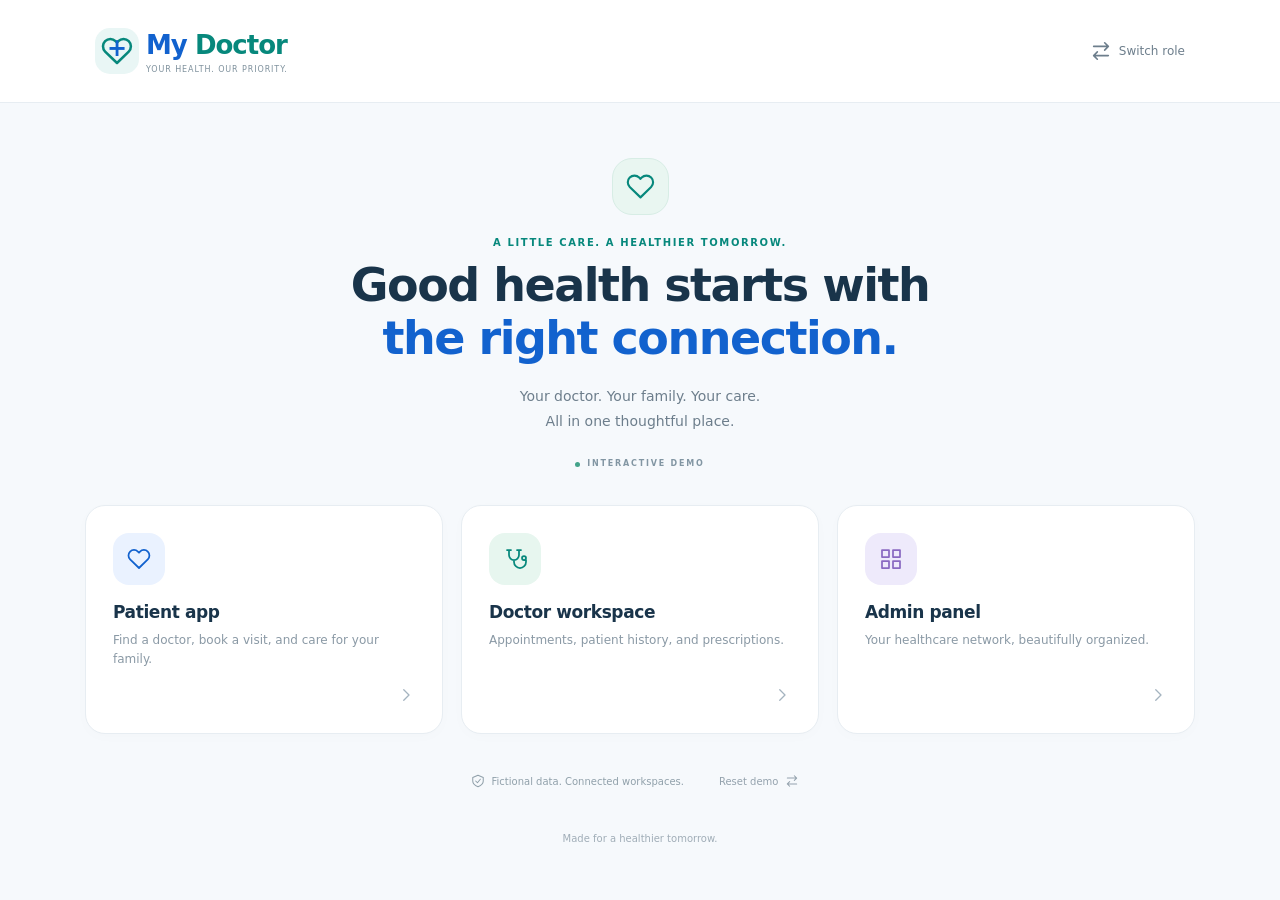
<file: index.html>
<!doctype html>
<html lang="en">
<head>
  <meta charset="utf-8">
  <meta name="viewport" content="width=device-width,initial-scale=1,viewport-fit=cover,interactive-widget=resizes-content">
  <meta name="theme-color" content="#f6f9fc">
  <meta name="description" content="My Doctor — book a doctor visit, track your queue, and keep your family's care together. Interactive healthcare prototype.">
  <meta name="apple-mobile-web-app-capable" content="yes">
  <meta name="apple-mobile-web-app-status-bar-style" content="default">
  <title>My Doctor · Your health, our priority</title>
  <link rel="icon" type="image/svg+xml" href="assets/favicon.svg">
  <link rel="stylesheet" href="styles.css">
  <link rel="stylesheet" href="patient-ui.css">
  <link rel="stylesheet" href="admin-doctors.css">
</head>
<body>
  <div id="app"></div>
  <dialog id="modal" aria-label="My Doctor details"></dialog>
  <div id="toast" role="status" aria-live="polite"></div>
  <script src="app.js"></script>
  <script src="patient-ui.js"></script>
  <script src="admin-doctors.js"></script>
</body>
</html>
</file>
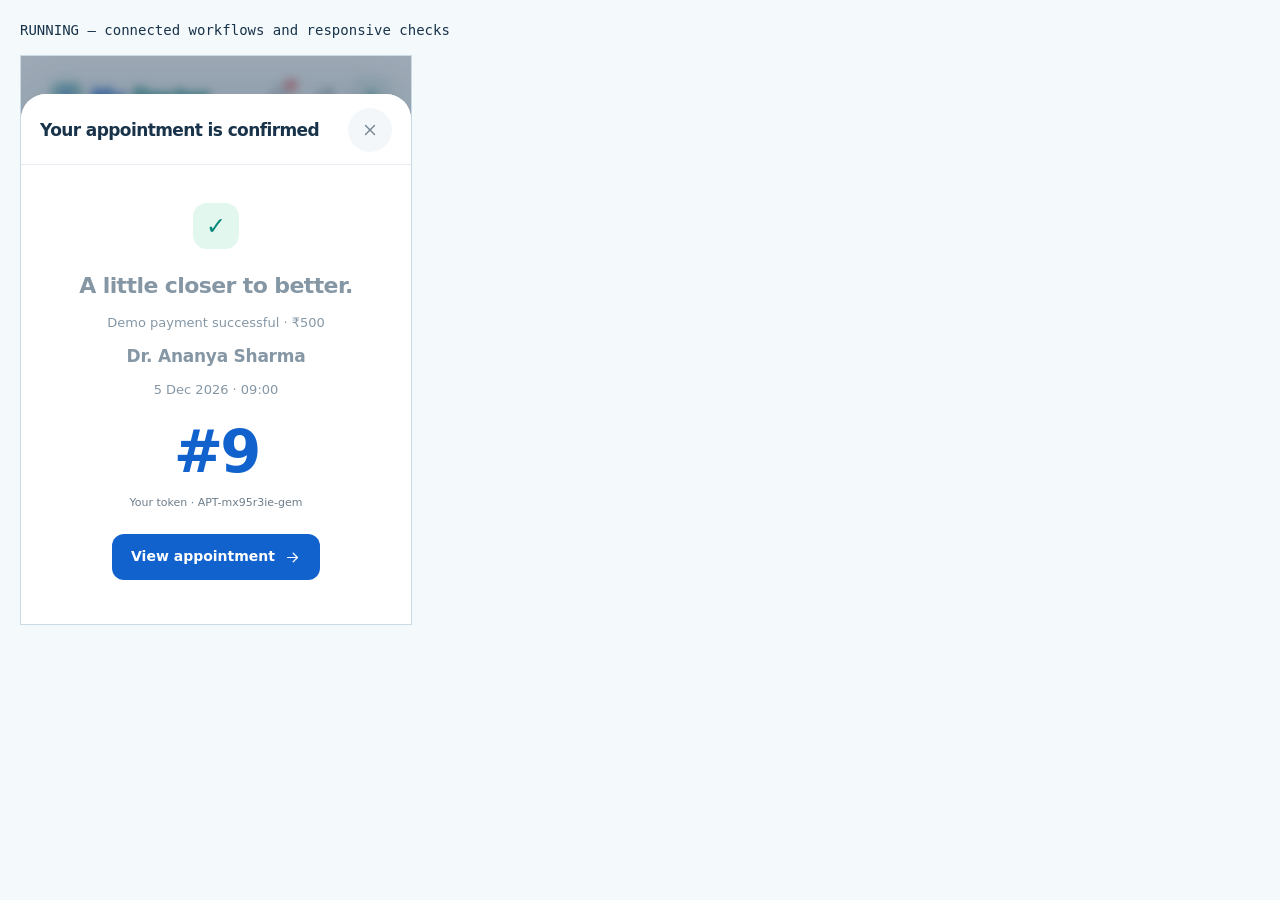
<file: qa.html>
<!doctype html>
<html lang="en">
<head>
  <meta charset="utf-8">
  <meta name="viewport" content="width=device-width,initial-scale=1">
  <title>My Doctor browser checks</title>
  <style>
    body { margin: 20px; font: 14px/1.5 monospace; color: #18334a; background: #f4f9fc; }
    #results { white-space: pre-wrap; overflow-wrap: anywhere; }
    #test { display: block; width: 390px; height: 568px; border: 1px solid #c9dce6; background: white; }
  </style>
</head>
<body>
  <pre id="results" role="status">RUNNING — connected workflows and responsive checks</pre>
  <iframe id="test" title="My Doctor browser test workspace"></iframe>
  <script>
    'use strict';
    const output = document.querySelector('#results');
    const frame = document.querySelector('#test');
    const storageKey = 'my-doctor-mvp-v1';
    const results = [];
    const runtimeErrors = [];
    const widths = [320, 360, 375, 390, 414, 430, 768, 1280];
    const snapshotStorage = storage => Array.from({ length: storage.length }, (_, index) => {
      const key = storage.key(index);
      return [key, storage.getItem(key)];
    });
    // Capture data before index.html bootstraps. The marker identifies browsers
    // that share a local-file storage area between the QA page and application.
    const originalStorage = snapshotStorage(localStorage);
    const storageMarker = 'my-doctor-qa-' + Date.now() + '-' + Math.random().toString(36).slice(2);
    localStorage.setItem(storageMarker, 'storage-probe');
    let finished = false;

    frame.onload = async () => {
      if (finished || frame.contentWindow.location.href === 'about:blank') return;
      const w = frame.contentWindow;
      const d = w.document;
      const sharedStorage = w.localStorage.getItem(storageMarker) === 'storage-probe';
      const baseline = sharedStorage ? originalStorage : snapshotStorage(w.localStorage);
      localStorage.removeItem(storageMarker);
      const originalEntry = baseline.find(([key]) => key === storageKey);
      const run = source => w.eval(source);
      const pause = () => new Promise(resolve => setTimeout(resolve, 20));
      const visible = element => element.getClientRects().length > 0 &&
        w.getComputedStyle(element).visibility !== 'hidden';
      const describe = element => element.id ? '#' + element.id :
        element.tagName.toLowerCase() + (element.className && typeof element.className === 'string'
          ? '.' + element.className.trim().replace(/\s+/g, '.') : '');
      const check = (condition, label) => {
        if (runtimeErrors.length) throw new Error('JavaScript runtime error: ' + runtimeErrors.join(' | '));
        if (!condition) throw new Error(label);
        results.push('PASS ' + label);
      };
      const click = selector => {
        const element = d.querySelector(selector);
        if (!element) throw new Error('Missing ' + selector);
        element.click();
      };
      const submit = selector => {
        const form = d.querySelector(selector);
        if (!form) throw new Error('Missing form ' + selector);
        if (!form.checkValidity()) throw new Error('Invalid test form ' + selector);
        form.requestSubmit();
      };
      const fill = (selector, values) => {
        const form = d.querySelector(selector);
        if (!form) throw new Error('Missing form ' + selector);
        for (const [name, value] of Object.entries(values)) {
          const input = form.elements.namedItem(name);
          if (!input) throw new Error('Missing form field ' + name);
          input.value = value;
        }
      };
      const waitFor = async condition => {
        const deadline = Date.now() + 2500;
        while (!condition() && Date.now() < deadline) await pause();
      };
      const checkImages = async (selector, label) => {
        const images = Array.from(d.querySelectorAll(selector));
        check(images.length > 0, label + ': images are present');
        check(images.every(image => /^assets\//.test(image.getAttribute('src')) &&
          /\.(?:avif|jpe?g|png|webp)(?:$|[?#])/i.test(image.getAttribute('src'))),
          label + ': photographs use bundled image files');
        // Eager loading here also checks assets belonging to cards below the
        // small test viewport. Production loading behavior stays unchanged.
        images.forEach(image => { image.loading = 'eager'; });
        await Promise.all(images.map(image => image.complete ? Promise.resolve() :
          new Promise(resolve => {
            image.addEventListener('load', resolve, { once: true });
            image.addEventListener('error', resolve, { once: true });
            setTimeout(resolve, 5000);
          })));
        check(images.every(image => image.complete && image.naturalWidth > 0),
          label + ': all photographs load successfully');
      };
      const resize = async width => {
        frame.style.width = width + 'px';
        frame.style.height = (width <= 430 ? 568 : width === 768 ? 740 : 800) + 'px';
        await pause();
      };
      const layout = label => {
        const viewportWidth = d.documentElement.clientWidth;
        const overflow = Math.max(d.documentElement.scrollWidth, d.body.scrollWidth) - viewportWidth;
        const offenders = () => Array.from(d.querySelectorAll('body *')).filter(visible)
          .filter(element => element.getBoundingClientRect().right > viewportWidth + 1)
          .slice(0, 5).map(describe).join(', ');
        check(overflow <= 1, label + ': no page overflow' +
          (overflow > 1 ? ' (' + Math.ceil(overflow) + 'px: ' + offenders() + ')' : ''));
        if (w.innerWidth <= 700) {
          const controls = Array.from(d.querySelectorAll(
            'input:not([type="checkbox"]):not([type="radio"]):not([type="hidden"]), select, textarea'
          )).filter(visible);
          const smallControls = controls.filter(element => parseFloat(w.getComputedStyle(element).fontSize) < 16);
          check(!smallControls.length, label + ': readable form text (16px minimum)' +
            (smallControls.length ? ' — ' + smallControls.map(describe).join(', ') : ''));
          const targets = Array.from(d.querySelectorAll(
            'header button, nav[aria-label="Main navigation"] button, .mobile-menu, .sidebar.open button'
          )).filter(visible);
          const smallTargets = targets.filter(element => {
            const rect = element.getBoundingClientRect();
            return rect.width < 43.5 || rect.height < 43.5;
          });
          check(!smallTargets.length, label + ': navigation targets at least 44px' +
            (smallTargets.length ? ' — ' + smallTargets.map(element => {
              const rect = element.getBoundingClientRect();
              return describe(element) + ' ' + rect.width.toFixed(1) + '×' + rect.height.toFixed(1);
            }).join(', ') : ''));
        }
        const navigation = d.querySelector('nav[aria-label="Main navigation"]');
        if (navigation && visible(navigation)) {
          const rect = navigation.getBoundingClientRect();
          check(rect.left >= -1 && rect.right <= w.innerWidth + 1 && rect.bottom <= w.innerHeight + 1,
            label + ': bottom navigation fits viewport');
        }
        if (d.body.dataset.role === 'patient') {
          const copy = Array.from(d.querySelectorAll('main, main *')).filter(visible)
            .filter(element => Array.from(element.childNodes).some(node =>
              node.nodeType === w.Node.TEXT_NODE && node.textContent.trim()));
          const smallCopy = copy.filter(element => parseFloat(w.getComputedStyle(element).fontSize) < 12);
          check(!smallCopy.length, label + ': patient text is at least 12px' +
            (smallCopy.length ? ' (' + smallCopy.slice(0, 5).map(describe).join(', ') + ')' : ''));
          if (navigation && visible(navigation)) {
            check(Array.from(navigation.querySelectorAll('button')).every(button =>
              parseFloat(w.getComputedStyle(button).fontSize) >= 11),
              label + ': bottom navigation labels are at least 11px');
            check(navigation.querySelectorAll('button .nav-icon svg path[d]').length === 5,
              label + ': all five navigation icons are drawn');
          }
        }
      };
      const modalLayout = label => {
        const modal = d.querySelector('dialog[open]');
        check(Boolean(modal), label + ': dialog opens');
        const rect = modal.getBoundingClientRect();
        check(rect.left >= -1 && rect.top >= -1 && rect.right <= w.innerWidth + 1 && rect.bottom <= w.innerHeight + 1,
          label + ': dialog fits ' + w.innerWidth + '×' + w.innerHeight);
        check(modal.scrollWidth <= modal.clientWidth + 1, label + ': dialog content has no horizontal overflow');
        const close = modal.querySelector('[data-action="close"]');
        if (close && w.innerWidth <= 700) {
          const closeRect = close.getBoundingClientRect();
          check(closeRect.width >= 43.5 && closeRect.height >= 43.5, label + ': close target at least 44px');
        }
        layout(label);
      };
      const closeModal = () => run("if(modal.open)modal.close()");
      const onError = event => runtimeErrors.push(event.message || 'Uncaught application error');
      const onRejection = event => runtimeErrors.push(String(event.reason?.stack || event.reason || 'Unhandled rejection'));
      w.addEventListener('error', onError);
      w.addEventListener('unhandledrejection', onRejection);
      const restoreStorage = () => {
        // Only this key changes in the app. Preserve unrelated data and updates
        // made by another tab; never clear localStorage.
        if (originalEntry) w.localStorage.setItem(storageKey, originalEntry[1]);
        else w.localStorage.removeItem(storageKey);
        localStorage.removeItem(storageMarker);
      };
      window.addEventListener('pagehide', restoreStorage, { once: true });
      let failure = null;
      try {
        check(run("typeof seed==='function'&&typeof render==='function'"), 'Application JavaScript initializes');
        run("state=seed();save();role='';go('launcher')");
        check(d.body.textContent.includes('Good health'), 'Launcher renders');
        click('[data-role="patient"]');
        submit('#auth-form');
        d.querySelector('[name="otp"]').value = '1234';
        submit('#auth-form');
        check(d.body.textContent.includes('Hello, Aarav'), 'Patient OTP sign-in');
        await resize(390);
        const bannerTitle = () => d.querySelector('.care-banner h1, .care-banner h2').textContent;
        const firstBannerTitle = bannerTitle();
        await checkImages('.care-banner img', 'Home care banner');
        const bannerImageRect = d.querySelector('.care-banner img').getBoundingClientRect();
        const bannerViewportRect = d.querySelector('.banner-viewport').getBoundingClientRect();
        check(bannerImageRect.width > 0 && bannerImageRect.height > 0 &&
          bannerImageRect.top <= bannerViewportRect.top + 1 &&
          bannerImageRect.bottom >= bannerViewportRect.bottom - 1 &&
          bannerImageRect.right >= bannerViewportRect.right - 1,
          'Banner photograph fills the visible banner area');
        const headerBeforeBannerChange = d.querySelector('.app-header');
        const bannerDots = d.querySelectorAll('.banner-dots [data-action="banner-slide"]');
        check(bannerDots.length >= 3, 'Home banner provides at least three selectable care messages');
        const selectedBannerDot = index => {
          const dot = d.querySelector('.banner-dots [data-index="' + index + '"]');
          return dot && ['aria-current', 'aria-pressed', 'aria-selected']
            .some(attribute => dot.getAttribute(attribute) === 'true');
        };
        click('.care-banner [data-action="banner-next"]');
        check(bannerTitle() !== firstBannerTitle && selectedBannerDot(1),
          'Next banner changes its message and announces the selected slide');
        click('.care-banner [data-action="banner-prev"]');
        check(bannerTitle() === firstBannerTitle && selectedBannerDot(0),
          'Previous banner returns to the first care message');
        click('.banner-dots [data-index="2"]');
        check(bannerTitle() !== firstBannerTitle && selectedBannerDot(2),
          'Banner dots select a care message');
        check(d.querySelector('.app-header') === headerBeforeBannerChange,
          'Changing a banner keeps the surrounding page in place');
        layout('Interactive home banner, 390px');
        click('.banner-dots [data-index="0"]');
        click('.care-banner [data-action="navigate"]');
        check(run('screen') === 'doctors', 'Book appointment banner opens Find doctors');
        run("go('home')");
        click('.banner-dots [data-index="1"]');
        click('.care-banner [data-action="navigate"]');
        check(run('screen') === 'family', 'Family care banner opens Family members');
        run("go('home')");
        click('.banner-dots [data-index="2"]');
        click('.care-banner [data-action="navigate"]');
        check(run('screen') === 'records', 'Health records banner opens Medical records');
        run("go('home')");
        click('.banner-dots [data-index="0"]');
        click('[data-screen="doctors"]');
        check(d.querySelectorAll('.doctor').length === 8, 'Eight doctor profiles');
        await checkImages('.doctor .doctor-avatar img', 'Find doctors profile portraits');
        check(new Set(Array.from(d.querySelectorAll('.doctor .doctor-avatar img'), image => image.getAttribute('src'))).size === 8,
          'Each demo doctor has an individual profile portrait');
        await resize(390);
        const specialityRail = d.querySelector('.speciality-rail');
        specialityRail.scrollLeft = specialityRail.scrollWidth;
        const railOffset = specialityRail.scrollLeft;
        click('[data-action="speciality"][data-value="ENT"]');
        check(railOffset > 0 && Math.abs(d.querySelector('.speciality-rail').scrollLeft - railOffset) < 1 &&
          d.querySelector('[data-value="ENT"]').getAttribute('aria-pressed') === 'true' &&
          d.querySelectorAll('.doctor').length === 1 && d.querySelector('.doctor').textContent.includes('Sana Khan'),
          'Mobile ENT filter preserves speciality rail scroll and shows the matching doctor');
        click('[data-action="speciality"][data-value="All"]');
        const searchInput = d.querySelector('#doctor-search');
        searchInput.value = 'Cardiologist';
        searchInput.dispatchEvent(new w.Event('input', { bubbles: true }));
        check(d.querySelectorAll('.doctor').length === 1, 'Doctor search');
        run("search='';filter='All';render();showDoctor('d0')");
        run("toast('Demo error')");
        const dialogFeedback = d.querySelector('dialog[open] #dialog-feedback');
        check(dialogFeedback && visible(dialogFeedback) && dialogFeedback.textContent === 'Demo error' &&
          dialogFeedback.getBoundingClientRect().bottom <= dialogFeedback.closest('dialog').getBoundingClientRect().bottom,
          'Modal feedback is visible inside the open dialog');
        modalLayout('Doctor profile, 390px');
        click('[data-action="book"]');
        // Tomorrow may be Sunday or fully booked. Find a working day with slots.
        const bookingDate = run("Array.from({length:14},(_,i)=>day(i+1)).find(date=>slots(doctor('d0'),date).length)");
        check(Boolean(bookingDate), 'A future working day has available slots');
        const dateInput = d.querySelector('#booking-form [name="date"]');
        dateInput.value = bookingDate;
        dateInput.dispatchEvent(new w.Event('change', { bubbles: true }));
        modalLayout('Booking form, 390px');
        submit('#booking-form');
        modalLayout('Booking review, 390px');
        click('[data-action="payment"]');
        modalLayout('Payment form, 390px');
        submit('#payment-form');
        await new Promise(resolve => setTimeout(resolve, 1300));
        check(run('state.appointments.length') === 4, 'Payment creates appointment');
        check(d.querySelector('dialog').textContent.includes('confirmed'), 'Confirmation displayed');
        modalLayout('Booking confirmation, 390px');
        run("modal.close();role='doctor';doctorId='d0';doctorDay=" + JSON.stringify(bookingDate) + ";go('home')");
        check(d.body.textContent.includes('Aarav'), 'Booking visible to doctor');
        const statTops = Array.from(d.querySelectorAll('.screen-home > .page-heading + .grid > .card'))
          .map(card => card.getBoundingClientRect().top);
        check(statTops.length === 3 && Math.max(...statTops) - Math.min(...statTops) < 1,
          'Doctor mobile statistics stay together on one row');
        run('consult(state.appointments.at(-1).id)');
        modalLayout('Doctor consultation, 390px');
        click('[data-action="prescribe"]');
        modalLayout('Prescription form, 390px');
        for (const [name, value] of Object.entries({
          medicine: 'Demo test medicine', dosage: '1 tablet', frequency: 'Once daily',
          duration: '2 days', instructions: 'Fictional'
        })) d.querySelector('[name="' + name + '"]').value = value;
        submit('#prescription-form');
        check(run('state.prescriptions.length') === 2, 'Doctor prescription saved');
        check(run('state.records.some(record=>record.rx===state.prescriptions.at(-1).id)'), 'Prescription creates medical record');
        run("role='patient';go('prescriptions')");
        check(d.body.textContent.includes('Ananya'), 'Prescription visible to patient');
        run("queueAppointment=state.appointments[0].id;go('queue')");
        const oldToken = run('queueStatus(state.appointments[0]).current');
        click('[data-action="advance-queue"]');
        check(run('queueStatus(state.appointments[0]).current') === oldToken + 1, 'Queue state advances');
        run("role='admin';adminTab='Payments';go('home');window.confirm=()=>true");
        click('[data-action="refund"]');
        check(run("state.appointments[0].payment==='Refund Pending'"), 'Refund requested');
        click('[data-action="process-refund"]');
        check(run("state.appointments[0].payment==='Refunded'&&state.appointments[0].status==='Cancelled'"), 'Refund processed');
        run("adminTab='Commission';render()");
        d.querySelector('[name="percent"]').value = 15;
        submit('#commission-form');
        check(run('state.commission') === 15, 'Commission calculation state');
        run("doctor('d7').status='Pending';adminTab='KYC Verification';render()");
        click('[data-action="kyc"][data-id="d7"]');
        modalLayout('KYC review, 390px');
        click('[data-action="kyc-approve"]');
        check(run("doctor('d7').status==='Approved'"), 'KYC approval synchronizes');
        check(JSON.parse(w.localStorage.getItem(storageKey)).commission === 15, 'Local storage persists workflow changes');

        run("adminTab='Doctors';adminSearch='';render()");
        const adminSections = run('adminTabs');
        check(adminSections.length === 12 && !adminSections.includes('Hospital Management') &&
          !adminSections.includes('Pharmacy Management') &&
          !d.querySelector('.sidebar').textContent.includes('Hospital Management') &&
          !d.querySelector('.sidebar').textContent.includes('Pharmacy Management'),
          'Admin navigation contains twelve sections without hospital or pharmacy management');
        click('[data-action="admin-doctor-add"]');
        modalLayout('Add doctor form, 390px');
        fill('#admin-doctor-form', {
          name: 'Dr. QA Care', mobile: '9000000099', qualification: 'MBBS, MD',
          experience: 7, registration: 'QA-MCI-12345', speciality: 'General Physician',
          fee: 725, clinic: 'QA Community Care', city: 'Pune', languages: 'English, Hindi',
          bio: 'Fictional clinician created by the browser workflow check.',
          status: 'Approved', accountStatus: 'Active', start: '09:00', end: '17:00', duration: 30
        });
        submit('#admin-doctor-form');
        await pause();
        const createdDoctorId = run("state.doctors.find(doctor=>doctor.name==='Dr. QA Care')?.id");
        check(Boolean(createdDoctorId) && run('doctor(' + JSON.stringify(createdDoctorId) + ').fee') === 725,
          'Admin adds a doctor with numeric consultation charges');
        click('[data-action="admin-doctor-details"][data-id="' + createdDoctorId + '"]');
        modalLayout('Admin doctor details, 390px');
        const doctorDetails = d.querySelector('dialog[open]').textContent;
        check(['Dr. QA Care', 'QA-MCI-12345', 'QA Community Care', 'Pune', 'English', 'Hindi',
          run('money(725)'), '09:00', '17:00'].every(value => doctorDetails.includes(value)),
          'Manage doctors details show charges, registration, clinic, languages and availability');
        closeModal();
        click('[data-action="admin-doctor-edit"][data-id="' + createdDoctorId + '"]');
        fill('#admin-doctor-form', { fee: 875 });
        // A generated PNG fixture exercises the native file input, image
        // validation and persistence without reading personal files.
        const photoCanvas = d.createElement('canvas');
        photoCanvas.width = photoCanvas.height = 32;
        const photoContext = photoCanvas.getContext('2d');
        photoContext.fillStyle = '#d4f3eb';
        photoContext.fillRect(0, 0, 32, 32);
        const photoBytes = w.Uint8Array.from(w.atob(photoCanvas.toDataURL('image/png').split(',')[1]), character => character.charCodeAt(0));
        const photoTransfer = new w.DataTransfer();
        photoTransfer.items.add(new w.File([photoBytes], 'qa-profile.png', { type: 'image/png' }));
        const photoInput = d.querySelector('#admin-doctor-form [name="photo"]');
        photoInput.files = photoTransfer.files;
        photoInput.dispatchEvent(new w.Event('change', { bubbles: true }));
        submit('#admin-doctor-form');
        await waitFor(() => !d.querySelector('#admin-doctor-form'));
        check(JSON.parse(w.localStorage.getItem(storageKey)).doctors.find(doctor => doctor.id === createdDoctorId).fee === 875,
          'Edited doctor consultation charges persist in local storage');
        const savedDoctor = JSON.parse(w.localStorage.getItem(storageKey)).doctors.find(doctor => doctor.id === createdDoctorId);
        check(savedDoctor.photo.startsWith('data:image/png;base64,') && savedDoctor.photoFilename === 'qa-profile.png',
          'Admin profile photograph upload is validated and persisted');
        click('[data-action="admin-doctor-edit"][data-id="' + createdDoctorId + '"]');
        check(d.querySelector('#admin-doctor-form [name="fee"]').value === '875' &&
          d.querySelector('#admin-doctor-form [name="clinic"]').value === 'QA Community Care',
          'Reopening the doctor editor retains charges and professional details');
        closeModal();

        const historicalFees = run('JSON.stringify(state.appointments.map(appointment=>[appointment.id,appointment.fee]))');
        click('[data-action="admin-doctor-edit"][data-id="d0"]');
        fill('#admin-doctor-form', { fee: 845, clinic: 'My Doctor Care Clinic', city: 'Pune' });
        submit('#admin-doctor-form');
        await pause();
        check(run('doctor("d0").fee') === 845 &&
          run('JSON.stringify(state.appointments.map(appointment=>[appointment.id,appointment.fee]))') === historicalFees,
          'Updating consultation charges preserves the fees of historical appointments');
        run("role='patient';search='';filter='All';go('doctors')");
        const createdDoctorImage = d.querySelector('[data-action="doctor-profile"][data-id="' + createdDoctorId + '"]')
          .closest('.doctor').querySelector('.doctor-avatar img');
        check(createdDoctorImage.getAttribute('src') === savedDoctor.photo,
          'The patient doctor list uses the profile photograph uploaded by the admin');
        const editedDoctorCard = d.querySelector('[data-action="doctor-profile"][data-id="d0"]').closest('.doctor');
        check(editedDoctorCard.textContent.includes(run('money(845)')),
          'Patient doctor list shows the charge set by the admin');
        click('[data-action="doctor-profile"][data-id="d0"]');
        check(d.querySelector('dialog[open]').textContent.includes(run('money(845)')),
          'Doctor profile shows the admin consultation charge');
        click('[data-action="book"]');
        const updatedBookingDate = run("Array.from({length:14},(_,i)=>day(i+1)).find(date=>slots(doctor('d0'),date).length)");
        const updatedDateInput = d.querySelector('#booking-form [name="date"]');
        updatedDateInput.value = updatedBookingDate;
        updatedDateInput.dispatchEvent(new w.Event('change', { bubbles: true }));
        submit('#booking-form');
        check(d.querySelector('dialog[open]').textContent.includes(run('money(845)')),
          'Appointment review uses the admin consultation charge');
        click('[data-action="payment"]');
        check(d.querySelector('#payment-form button[type="submit"]').textContent.includes(run('money(845)')),
          'Checkout charges the fee configured by the admin');
        const appointmentsBeforeUpdatedPayment = run('state.appointments.length');
        submit('#payment-form');
        await new Promise(resolve => setTimeout(resolve, 1300));
        check(run('state.appointments.length') === appointmentsBeforeUpdatedPayment + 1 &&
          run('state.appointments.at(-1).fee') === 845,
          'Newly paid appointment stores the updated consultation charge');
        check(run('JSON.stringify(state.appointments.slice(0,-1).map(appointment=>[appointment.id,appointment.fee]))') === historicalFees,
          'Completing a new booking leaves historical payment amounts unchanged');
        closeModal();

        // Start the layout matrix with populated fixtures, independent of the
        // booking, cancellation and commission mutations above.
        run("state=seed();save();selectedPatient='self';doctorId='d0';doctorDay=day();queueAppointment='';");
        const views = [
          ['Launcher', "role='';go('launcher')"],
          ['Patient sign-in', "role='patient';authRole='patient';go('auth')"],
          ['Patient OTP', "role='patient';authRole='patient';authMobile='9000000001';go('otp')"],
          ...['home', 'doctors', 'appointments', 'records', 'prescriptions', 'family', 'profile', 'queue', 'notifications']
            .map(screen => ['Patient ' + screen, "role='patient';appointmentTab='Today';go(" + JSON.stringify(screen) + ')']),
          ['Patient upcoming appointments', "role='patient';appointmentTab='Upcoming';go('appointments')"],
          ['Patient completed appointments', "role='patient';appointmentTab='Completed';go('appointments')"],
          ...['home', 'schedule', 'queue', 'profile', 'notifications']
            .map(screen => ['Doctor ' + screen, "role='doctor';go(" + JSON.stringify(screen) + ')']),
          ...run('adminTabs').map(tab => ['Admin ' + tab,
            "role='admin';adminTab=" + JSON.stringify(tab) + ";adminSearch='';adminDate='';adminStatus='';adminDoctor='';go('home')"])
        ];
        for (const width of widths) {
          await resize(width);
          for (const [name, source] of views) {
            closeModal();
            run(source);
            await pause();
            check(Boolean(d.querySelector('main')), name + ' renders at ' + width + 'px');
            layout(name + ', ' + width + 'px');
            if (name === 'Admin Dashboard') {
              const menu = d.querySelector('.mobile-menu');
              if (menu && visible(menu)) {
                click('[data-action="admin-menu"]');
                await pause();
                check(d.querySelectorAll('.sidebar.open button').length === run('adminTabs.length'),
                  'All admin sections reachable at ' + width + 'px');
                layout('Expanded admin navigation, ' + width + 'px');
              }
            }
          }
          results.push('PASS COMPLETE SCREEN MATRIX AT ' + width + 'px');
          output.textContent = results.join('\n') + '\nRUNNING — remaining widths and dialogs';
        }

        const modalViews = [
          ['Doctor profile', "role='patient';go('doctors');showDoctor('d0')"],
          ['Booking form', "role='patient';go('doctors');booking={doctor:'d0',patient:'self',date:" +
            JSON.stringify(bookingDate) + ",time:'09:00',type:'Offline',step:1};bookingView()"],
          ['Booking review', 'booking.step=2;bookingView()'],
          ['Payment form', 'booking.step=3;bookingView()'],
          ['Appointment details', "role='patient';go('appointments');detail(state.appointments[0].id)"],
          ['Medical document', "role='patient';go('records');showRecord('r1')"],
          ['Patient prescription', "role='patient';go('prescriptions');showRx('rx1')"],
          ['Family member form', "role='patient';go('family');familyEdit('f1')"],
          ['Patient profile form', "role='patient';go('profile');document.querySelector('[data-action=edit-profile]').click()"],
          ['Doctor consultation', "role='doctor';go('home');consult(state.appointments[0].id)"],
          ['Medical history', "role='doctor';history('self')"],
          ['Prescription editor', "role='doctor';prescribe(state.appointments[0].id)"],
          ['KYC review', "role='admin';adminTab='KYC Verification';go('home');document.querySelector('[data-action=kyc][data-id=d0]').click()"],
          ['Admin doctor details', "role='admin';adminTab='Doctors';go('home');document.querySelector('[data-action=admin-doctor-details][data-id=d0]').click()"],
          ['Admin doctor editor', "role='admin';adminTab='Doctors';go('home');document.querySelector('[data-action=admin-doctor-edit][data-id=d0]').click()"],
          ['Admin add doctor', "role='admin';adminTab='Doctors';go('home');document.querySelector('[data-action=admin-doctor-add]').click()"],
          ['Support request', "role='admin';adminTab='Complaints / Support';go('home');document.querySelector('[data-action=complaint]').click()"]
        ];
        for (const width of [320, 390, 768]) {
          await resize(width);
          for (const [name, source] of modalViews) {
            closeModal();
            run(source);
            await pause();
            modalLayout(name + ', ' + width + 'px');
          }
        }
        check(runtimeErrors.length === 0, 'No uncaught JavaScript errors or rejected promises');
      } catch (error) {
        failure = error;
      } finally {
        finished = true;
        try {
          closeModal();
        } catch (error) {
          if (!failure) failure = error;
        }
        restoreStorage();
        w.removeEventListener('error', onError);
        w.removeEventListener('unhandledrejection', onRejection);
        window.removeEventListener('pagehide', restoreStorage);
        const restored = w.localStorage.getItem(storageKey) === (originalEntry ? originalEntry[1] : null);
        results.push((restored ? 'PASS ' : 'FAIL ') + 'Original local data restored');
        if (!restored && !failure) failure = new Error('Original local data could not be restored');
        // Remove the fixture app to prevent later clicks saving test data over
        // the restored user data.
        frame.remove();
        output.textContent = results.join('\n') + (failure ? '\nFAIL ' + failure.stack : '\nALL CHECKS PASSED');
        document.documentElement.dataset.qaStatus = failure ? 'failed' : 'passed';
      }
    };
    frame.src = 'index.html';
  </script>
</body>
</html>
</file>
<file: styles.css>
/* My Doctor — mobile first, no external font or icon dependencies. */
:root {
  --blue: #1262ce;
  --blue-dark: #0b4ea9;
  --teal: #07887c;
  --ink: #19344a;
  --muted: #6d7e8c;
  --line: #e7edf2;
  --bg: #f6f9fc;
  --radius: 20px;
  --nav-height: 76px;
}
* { box-sizing: border-box; }
html { scroll-behavior: smooth; scroll-padding-bottom: 110px; }
body { margin: 0; background: var(--bg); color: var(--ink); font: 15px/1.5 'Segoe UI', system-ui, -apple-system, sans-serif; -webkit-font-smoothing: antialiased; }
body:has(dialog[open]) { overflow: hidden; }
button, input, select, textarea { font: inherit; -webkit-tap-highlight-color: transparent; }
button { cursor: pointer; border: 0; min-height: 44px; touch-action: manipulation; }
button, a, input, select, textarea { outline-offset: 4px; }
:focus-visible { outline: 3px solid #e7a425; }
button:disabled { opacity: .55; cursor: wait; }
button:active:not(:disabled) { transform: translateY(1px); }
img, svg { max-width: 100%; }
img { display: block; }
.ui-icon { width: 22px; height: 22px; flex-shrink: 0; vertical-align: middle; }
h1, h2, h3, p { margin: 0 0 12px; }
h1 { font-size: clamp(30px, 4vw, 46px); line-height: 1.16; letter-spacing: -1.5px; }
h2 { font-size: 24px; line-height: 1.3; letter-spacing: -.6px; }
h3 { font-size: 17px; line-height: 1.4; letter-spacing: -.25px; }
small, .muted { color: var(--muted); }
small { font-size: 12px; }
.app-header { display: flex; align-items: center; justify-content: space-between; gap: 12px; min-height: 85px; padding: 16px max(24px, calc((100vw - 1110px)/2)); background: #fff; border-bottom: 1px solid var(--line); }
.brand { display: inline-flex; align-items: center; gap: 10px; padding: 0; text-align: left; flex-shrink: 0; }
.logo { display: grid; place-items: center; width: 44px; height: 46px; border-radius: 15px; background: #e9f6f5; color: var(--teal); position: relative; }
.logo .ui-icon { width: 32px; height: 32px; stroke-width: 1.9; }
.logo b { position: absolute; color: var(--blue); font-size: 24px; font-weight: 800; line-height: 1; top: 8px; }
.brand-copy > span { font-size: 26px; font-weight: 760; color: var(--blue); letter-spacing: -1px; white-space: nowrap; }
.brand-copy em { font-style: normal; color: var(--teal); }
.brand-copy small { display: block; color: #7f919d; font-size: 8px; letter-spacing: .9px; margin-top: -1px; font-weight: 500; }
.header-actions { display: flex; align-items: center; gap: 10px; flex-shrink: 0; }
.plain { display: inline-flex; align-items: center; justify-content: center; gap: 7px; background: transparent; color: var(--muted); border-radius: 11px; padding: 10px; font-weight: 500; }
.icon-button { width: 44px; height: 44px; padding: 10px; flex-shrink: 0; }
.switch-button { width: auto; }
.switch-label { font-size: 12px; }
.notification-button { position: relative; }
.notification-dot { position: absolute; right: 2px; top: 2px; display: grid; place-items: center; min-width: 16px; height: 16px; padding: 0 3px; border: 2px solid white; border-radius: 20px; color: white; background: #ef6d6d; font-size: 8px; line-height: 1; font-weight: 700; }
.profile-button { display: grid; place-items: center; height: 44px; width: 44px; background: #e9f4f2; color: var(--teal); border-radius: 15px; font-weight: 750; border: 3px solid white; box-shadow: 0 0 0 1px #e6efed; }
.wrap { width: 100%; max-width: 1160px; margin: auto; padding: 30px 25px calc(125px + env(safe-area-inset-bottom)); }
body[data-role="admin"] .wrap { max-width: 1400px; }
body[data-screen="launcher"] .wrap, body[data-screen="auth"] .wrap, body[data-screen="otp"] .wrap { padding-bottom: 35px; }
.row { display: flex; align-items: center; justify-content: space-between; gap: 14px; flex-wrap: wrap; }
.row > *, .flex > *, .grid > * { min-width: 0; }
.flex { display: flex; align-items: center; gap: 13px; }
.grid { display: grid; gap: 18px; grid-template-columns: repeat(3, minmax(0, 1fr)); }
.two { grid-template-columns: repeat(2, minmax(0, 1fr)); }
.card { background: white; border: 1px solid var(--line); border-radius: var(--radius); padding: 23px; box-shadow: 0 3px 14px #1a405404; overflow-wrap: anywhere; }
.section { margin-top: 26px; }
.eyebrow { font-size: 10px; letter-spacing: 1.6px; text-transform: uppercase; color: var(--teal); font-weight: 700; margin-bottom: 9px; }
.page-heading { align-items: center; margin-bottom: 22px; }
.page-heading h2 { margin-bottom: 7px; }
.page-heading p { margin-bottom: 0; font-size: 14px; max-width: 460px; }
.btn { display: inline-flex; align-items: center; justify-content: center; gap: 9px; background: var(--blue); color: white; border: 1px solid transparent; border-radius: 12px; padding: 12px 18px; font-size: 13px; line-height: 1.4; font-weight: 650; min-height: 46px; text-decoration: none; transition: background .15s, transform .15s; }
.btn .ui-icon { width: 17px; height: 17px; }
.btn.secondary { background: #edf4fe; color: var(--blue); }
.btn.teal { background: var(--teal); }
.btn.danger { background: #fff0ef; color: #b53535; }
.badge { display: inline-flex; align-items: center; gap: 6px; background: #e8f6f0; color: #17806b; padding: 5px 10px; border-radius: 7px; font-size: 10px; font-weight: 650; line-height: 1.3; }
.badge i { height: 5px; width: 5px; background: currentColor; border-radius: 50%; }
.badge.warn { background: #fff3dc; color: #946512; }
.home-greeting { display: flex; align-items: center; justify-content: space-between; margin: 0 0 21px; }
.home-greeting p { font-size: 9px; color: #8394a1; font-weight: 650; letter-spacing: 1.6px; margin-bottom: 5px; }
.home-greeting h2 { font-size: 27px; margin: 0; letter-spacing: -.7px; }
.greeting-sun { color: #e8ac43; display: inline-flex; vertical-align: middle; margin-left: 3px; }
.greeting-date { font-size: 12px; color: var(--muted); background: #fff; border: 1px solid var(--line); padding: 7px 12px; border-radius: 10px; }
.hero { position: relative; isolation: isolate; overflow: hidden; border: 1px solid #dcebf4; background: linear-gradient(115deg, #e5f2ff 0%, #eaf6fc 53%, #e1f5f1 100%); padding: 38px; border-radius: 24px; min-height: 335px; }
.hero-copy { position: relative; z-index: 2; width: 62%; }
.hero-label { display: inline-flex; align-items: center; gap: 6px; font-size: 9px; letter-spacing: 1.1px; font-weight: 700; color: #487788; margin-bottom: 17px; }
.hero-label i { width: 5px; height: 5px; border-radius: 50%; background: var(--teal); }
.hero h1 { font-size: clamp(31px, 3.6vw, 46px); line-height: 1.14; margin-bottom: 16px; }
.hero h1 span { color: var(--blue); }
.hero p { color: #617f91; font-size: 14px; line-height: 1.6; margin-bottom: 23px; }
.hero .btn { background: var(--blue); box-shadow: 0 5px 12px #0d60cb1c; }
.hero-assurance { display: flex; align-items: center; gap: 5px; margin-top: 14px; color: #5e8693; font-size: 10px; }
.hero-assurance .ui-icon { width: 13px; height: 13px; }
.hero-art { position: absolute; right: 2%; bottom: -4px; width: 36%; height: 102%; z-index: 1; pointer-events: none; }
.hero-art img { height: 100%; width: 100%; object-fit: contain; object-position: center bottom; }
.care-plus { position: absolute; top: 10%; right: 4%; width: 35px; height: 35px; display: grid; place-items: center; background: #ffffffb3; color: #4cabb2; border-radius: 10px; font-size: 25px; }
.section-heading { display: flex; justify-content: space-between; align-items: center; gap: 10px; min-height: 38px; margin-bottom: 12px; }
.section-heading h2 { font-size: 20px; letter-spacing: -.5px; margin: 0; }
.section-heading > span { color: #8a9aa6; font-size: 11px; white-space: nowrap; }
.text-link { color: var(--blue); font-size: 11px; padding: 0 3px; white-space: nowrap; }
.text-link .ui-icon { width: 15px; height: 15px; }
.service-section { margin-top: 25px; }
.quick-grid { grid-template-columns: repeat(6, minmax(0, 1fr)); gap: 12px; }
.quick { display: flex; flex-direction: column; align-items: flex-start; padding: 18px 15px; min-height: 145px; text-align: left; color: var(--ink); transition: transform .2s, border-color .2s; box-shadow: none; }
.icon { display: inline-grid; place-items: center; width: 46px; height: 46px; flex-shrink: 0; background: #eaf2ff; color: var(--blue); border-radius: 14px; margin-bottom: 13px; font-size: 24px; }
.icon .ui-icon { width: 24px; height: 24px; }
.quick h3 { font-size: 13px; margin-bottom: 4px; font-weight: 650; line-height: 1.4; }
.quick small { color: #82929e; font-size: 10px; line-height: 1.5; }
.quick-appointments .icon, .quick-family .icon { background: #e4f5ef; color: #12917e; }
.quick-queue .icon { background: #fff4e3; color: #d7973c; }
.quick-prescriptions .icon { background: #f0eafd; color: #9670ce; }
.quick-records .icon { background: #e7f4fb; color: #418fb7; }
.dashboard-bottom { grid-template-columns: 1.4fr 1fr; gap: 22px; }
.dashboard-bottom .appointment-card { margin-top: 0; }
.appointment-card { padding: 20px; margin: 0; }
.appointment-status { gap: 8px; }
.appointment-token { color: #90a0ac; font-size: 11px; }
.appointment-token strong { color: var(--ink); font-size: 13px; margin-left: 4px; }
.appointment-person { margin: 18px 0; }
.avatar { display: inline-grid; place-items: center; width: 60px; height: 60px; border-radius: 16px; background: #e7f2fb; color: var(--blue); font-size: 25px; font-weight: 700; flex-shrink: 0; overflow: hidden; }
.doctor-avatar { background: #ecf3fb; border: 1px solid #e7eef6; position: relative; }
.doctor-avatar img { width: 79px; height: 96px; max-width: none; position: absolute; top: -10px; left: 50%; transform: translateX(-50%); }
.appointment-person h3 { font-size: 15px; margin-bottom: 2px; }
.appointment-person p { margin-bottom: 3px; font-size: 12px; color: var(--muted); }
.appointment-person small { color: #93a0ab; font-size: 10px; }
.appointment-datetime { display: flex; align-items: center; flex-wrap: wrap; gap: 8px 15px; background: #f6f9fc; border-radius: 10px; padding: 11px 12px; color: #607a8c; font-size: 11px; }
.appointment-datetime span { display: inline-flex; align-items: center; gap: 6px; }
.appointment-datetime .ui-icon { width: 14px; height: 14px; }
.appointment-datetime span:last-child { margin-left: auto; font-size: 10px; }
.appointment-card footer { margin-top: 14px; gap: 8px; }
.appointment-card footer .btn { font-size: 11px; padding: 10px 13px; min-height: 44px; }
.payment-label { display: inline-flex; gap: 4px; align-items: center; color: var(--teal); font-size: 10px; }
.payment-label .ui-icon { width: 12px; height: 12px; }
.payment-label > span { color: #8596a3; }
.live-queue { width: 100%; padding: 13px 16px; margin-top: 10px; display: flex; align-items: center; gap: 10px; background: #ebf7f2; border: 1px solid #dceee6; border-radius: 13px; text-align: left; color: #377b6a; }
.queue-pulse { width: 6px; height: 6px; background: #22987d; border-radius: 50%; box-shadow: 0 0 0 4px #22987d0e; flex-shrink: 0; }
.live-queue strong { display: block; font-size: 11px; }
.live-queue small { display: block; color: #7b9d91; font-size: 10px; margin-top: 2px; }
.queue-link { display: inline-flex; align-items: center; gap: 5px; font-size: 10px; margin-left: auto; }
.queue-link .ui-icon { width: 15px; height: 15px; }
.safe { background: #ebf7f3; border: 1px solid #e0efe8; color: #357c69; display: flex; gap: 14px; align-items: flex-start; }
.safe .icon { background: #d5eee4; color: #168c70; margin: 0; }
.safe h3 { font-size: 15px; color: #2c7563; margin-bottom: 6px; }
.safe p { font-size: 12px; color: #709b8b; margin-bottom: 3px; }
.safe .text-link { color: #258c76; }
.prescription-shortcut { width: 100%; display: flex; align-items: center; gap: 13px; text-align: left; color: var(--ink); }
.prescription-shortcut .icon { margin: 0; background: #eee9fa; color: #916bc0; }
.prescription-shortcut strong, .prescription-shortcut small { display: block; }
.prescription-shortcut strong { font-size: 13px; margin-bottom: 4px; }
.prescription-shortcut small { font-size: 11px; }
.prescription-shortcut > .ui-icon { margin-left: auto; width: 18px; color: #90a0ac; }
.bottom-nav { position: fixed; bottom: 20px; left: 50%; transform: translateX(-50%); width: min(600px, calc(100% - 40px)); display: grid; grid-template-columns: repeat(5, minmax(0, 1fr)); border: 1px solid var(--line); border-radius: 22px; background: #ffffffed; backdrop-filter: blur(20px); box-shadow: 0 3px 25px #143e5710; padding: 8px; z-index: 10; }
.bottom-nav button { min-width: 0; min-height: 54px; display: flex; flex-direction: column; align-items: center; justify-content: center; gap: 4px; background: transparent; color: #8c9aa7; font-size: 10px; font-weight: 500; padding: 3px 0; border-radius: 13px; }
.nav-icon { display: grid; place-items: center; height: 27px; width: 47px; border-radius: 10px; transition: background .2s; }
.bottom-nav .ui-icon { width: 21px; height: 21px; }
.bottom-nav button.active { color: var(--blue); font-weight: 650; }
.bottom-nav button.active .nav-icon { background: #edf4ff; }
.toolbar { display: flex; align-items: center; gap: 10px; flex-wrap: wrap; margin: 20px 0; }
.toolbar input { flex: 1; min-width: 130px; }
.toolbar > label { margin: 0; width: 100%; }
.toolbar select { max-width: 100%; }
.doctor-search { position: relative; margin-bottom: 15px; }
.doctor-search > span { position: absolute; top: 13px; left: 15px; color: #a0afbb; pointer-events: none; }
.doctor-search input { padding-left: 46px; height: 50px; border-color: #e2eaf1; box-shadow: 0 3px 10px #203b4b03; }
.chips { display: flex; align-items: center; gap: 8px; flex-wrap: wrap; margin: 16px 0; }
.chip { padding: 10px 16px; border: 1px solid var(--line); border-radius: 12px; background: white; color: var(--muted); font-size: 12px; min-height: 44px; flex-shrink: 0; }
.chip.active { background: var(--blue); border-color: var(--blue); color: white; box-shadow: 0 3px 8px #1262ce15; }
.speciality-rail { flex-wrap: nowrap; overflow-x: auto; overscroll-behavior-x: contain; scrollbar-width: none; padding: 1px 0 8px; margin: 0 0 7px; }
.speciality-rail::-webkit-scrollbar { display: none; }
.results-note { margin: 10px 0 16px; font-size: 11px; color: #91a0ac; }
.doctor { padding: 20px; }
.doctor-top { position: relative; align-items: center; padding-right: 22px; }
.doctor-top .avatar { height: 78px; width: 72px; border-radius: 16px; }
.doctor-top .avatar img { width: 98px; height: 119px; top: -12px; }
.doctor-speciality { display: block; font-size: 10px; color: var(--teal); font-weight: 600; margin-bottom: 4px; }
.doctor h3 { font-size: 16px; margin: 0 0 4px; }
.doctor p { font-size: 11px; color: var(--muted); margin: 0 0 3px; }
.doctor small { font-size: 10px; }
.doctor-check { position: absolute; right: 0; top: 0; display: grid; place-items: center; width: 18px; height: 18px; background: #e1f4ed; border-radius: 50%; color: var(--teal); }
.doctor-check .ui-icon { width: 12px; height: 12px; }
.doctor-availability { display: flex; align-items: center; gap: 8px; margin-top: 18px; padding: 10px 0 14px; color: #7d938a; font-size: 10px; border-bottom: 1px solid var(--line); }
.doctor-availability strong { font-weight: 600; color: #448a71; }
.demo-profile { margin-left: auto; color: #a2adb7; font-size: 9px; }
.doctor footer { padding-top: 14px; gap: 7px; }
.doctor-fee strong { font-size: 18px; letter-spacing: -.5px; }
.doctor footer .btn { font-size: 11px; padding: 10px 13px; min-height: 44px; }
.narrow { max-width: 530px; margin: 28px auto; }
label { display: block; font-size: 12px; font-weight: 600; color: #526b7d; margin: 17px 0 6px; line-height: 1.5; }
input, select, textarea { display: block; width: 100%; min-width: 0; min-height: 49px; border: 1px solid #dfe7ee; border-radius: 12px; padding: 12px 13px; background: white; color: var(--ink); font-size: 16px; line-height: 1.4; margin-top: 6px; transition: border-color .15s, box-shadow .15s; }
input::placeholder, textarea::placeholder { color: #98a6b2; font-weight: 400; opacity: 1; }
input:focus, select:focus, textarea:focus { outline: none; border-color: #76a6e6; box-shadow: 0 0 0 3px #1262ce0b; }
input[type="checkbox"] { display: inline-block; width: 18px; height: 18px; min-height: 0; padding: 0; vertical-align: middle; margin: 0 7px 0 0; accent-color: var(--teal); flex-shrink: 0; }
label:has(input[type="checkbox"]) { min-height: 44px; display: flex; align-items: center; font-weight: 400; font-size: 12px; }
input[type="file"] { font-size: 16px; padding: 10px; }
input[type="file"]::file-selector-button { border: 0; border-radius: 7px; padding: 8px 10px; background: #edf4fe; color: var(--blue); margin-right: 8px; font-weight: 600; }
input[type="date"], input[type="time"] { min-height: 49px; appearance: none; }
textarea { min-height: 105px; resize: vertical; }
form > .btn { margin-top: 23px; }
form .grid { column-gap: 13px; row-gap: 0; }
.notice { border: 1px solid #e2edf9; border-left: 3px solid #80aae1; padding: 13px 14px; background: #f1f7ff; border-radius: 10px; font-size: 12px; color: #657e97; }
.screen-auth .narrow, .screen-otp .narrow { padding: 30px; margin-top: 40px; }
.screen-auth .icon, .screen-otp .icon { color: var(--teal); background: #eaf6f0; }
.screen-auth h1, .screen-otp h1 { font-size: 31px; line-height: 1.2; max-width: 340px; }
.screen-auth form > .btn, .screen-otp form > .btn { width: 100%; }
.screen-otp input[name="otp"] { font-size: 27px; height: 65px; letter-spacing: 14px; text-align: center; font-weight: 650; }
.welcome { text-align: center; max-width: 700px; margin: 25px auto 32px; }
.welcome-mark { display: inline-grid; place-items: center; height: 57px; width: 57px; color: var(--teal); background: #e9f6f1; border: 1px solid #d7ede5; border-radius: 20px; margin-bottom: 20px; }
.welcome-mark .ui-icon { width: 29px; height: 29px; }
.welcome h1 span { color: var(--blue); }
.welcome p { font-size: 14px; line-height: 1.8; margin-top: 18px; }
.demo-label { display: inline-flex; align-items: center; gap: 7px; font-size: 8px; font-weight: 700; letter-spacing: 1.8px; color: #8296a3; margin-top: 12px; }
.demo-label i { width: 5px; height: 5px; background: #43a38a; border-radius: 50%; }
.roles { margin-top: 25px; }
.role { display: grid; grid-template-columns: 52px minmax(0, 1fr) 20px; align-items: center; gap: 15px; width: 100%; min-height: 132px; text-align: left; color: var(--ink); }
.role .icon { width: 52px; height: 52px; margin: 0; border-radius: 16px; }
.role-doctor .icon { background: #e7f6ef; color: var(--teal); }
.role-admin .icon { background: #eeeafb; color: #8a6ac2; }
.role-copy strong { display: block; font-size: 17px; letter-spacing: -.4px; margin-bottom: 5px; }
.role-copy > span { display: block; font-size: 12px; line-height: 1.6; color: #8a99a5; }
.role-arrow { color: #a4b3bf; }
.role-arrow .ui-icon { width: 18px; height: 18px; }
.demo-footer { display: flex; align-items: center; justify-content: center; flex-wrap: wrap; column-gap: 25px; margin: 25px auto 0; }
.demo-footer > span { display: flex; align-items: center; gap: 7px; font-size: 10px; color: #90a0aa; }
.demo-footer .ui-icon { width: 14px; height: 14px; }
.demo-footer .plain { font-size: 10px; color: #94a2ad; }
.footer-note { display: flex; justify-content: center; align-items: center; gap: 5px; text-align: center; font-size: 10px; color: #a0adb7; margin-top: 28px; }
.footer-note .ui-icon { width: 12px; height: 12px; }
.empty { text-align: center; padding: 40px 20px; font-size: 13px; color: #8597a5; grid-column: 1 / -1; }
.list-item { padding: 17px 0; border-bottom: 1px solid var(--line); }
.list-item:last-child { border-bottom: 0; }
.token-grid { grid-template-columns: repeat(2, minmax(0, 1fr)); padding: 20px 0; }
.token-grid > div + div { border-left: 1px solid var(--line); }
.token { font-size: 68px; line-height: 1.35; color: var(--blue); font-weight: 750; letter-spacing: -3px; }
.stat { font-size: 32px; font-weight: 700; letter-spacing: -.8px; margin: 7px 0; }
.screen-family > .grid .row .btn { flex: 1; }
.screen-profile .card h2 { font-size: 24px; }
.screen-profile .card p { font-size: 13px; }
dialog { border: 1px solid var(--line); border-radius: 24px; width: min(620px, calc(100% - 36px)); max-width: 620px; max-height: calc(100dvh - 60px); overflow-x: hidden; overflow-y: auto; overscroll-behavior: contain; padding: 0; color: var(--ink); background: white; box-shadow: 0 30px 90px #102d4b40; }
dialog::backdrop { background: #112e4b66; backdrop-filter: blur(5px); }
.dialog-heading { display: flex; align-items: center; justify-content: space-between; gap: 12px; flex-wrap: wrap; position: sticky; top: 0; z-index: 3; background: #fff; padding: 16px 24px; border-bottom: 1px solid var(--line); }
.dialog-heading h2 { flex: 1; }
.dialog-feedback { display: none; flex-basis: 100%; padding: 12px 14px; color: #fff; background: #24445e; border-radius: 10px; font-size: 12px; line-height: 1.5; }
.dialog-heading h2 { margin: 0; font-size: 19px; }
.dialog-heading .icon-button { background: #f4f7fa; border-radius: 50%; }
.dialog-heading .ui-icon { width: 18px; height: 18px; }
.dialog-content { padding: 0 24px 26px; overflow-wrap: anywhere; }
.dialog-content > :first-child { margin-top: 22px; }
.dialog-content .card.narrow { border: 0; box-shadow: none; padding: 0; margin: 0; max-width: none; }
.dialog-content .card.narrow > h2 { display: none; }
.dialog-content form > .btn:last-child { width: 100%; }
.dialog-content .row.section { gap: 10px; }
.dialog-content .row.section > .btn { flex: 1; }
.medicine { background: #f7f9fc; border: 1px solid var(--line); border-radius: 14px; padding: 16px; margin: 18px 0; }
.medicine .row strong { font-size: 13px; }
.medicine .plain { font-size: 11px; }
#toast { position: fixed; bottom: calc(95px + env(safe-area-inset-bottom)); left: 50%; transform: translateX(-50%); background: #19344af2; color: white; padding: 13px 18px; font-size: 12px; line-height: 1.5; border-radius: 13px; z-index: 50; display: none; width: max-content; max-width: calc(100% - 32px); box-shadow: 0 8px 30px #0002; pointer-events: none; }
body:has(dialog[open]) #toast { inset: 14px auto auto 50%; z-index: 100; }
.admin-shell { display: grid; grid-template-columns: 205px minmax(0, 1fr); gap: 25px; }
.admin-content { min-width: 0; }
.sidebar { display: flex; flex-direction: column; gap: 4px; align-self: start; }
.sidebar button { text-align: left; background: transparent; color: var(--muted); padding: 10px 13px; border-radius: 10px; font-size: 12px; }
.sidebar button.active { background: #e8f1fd; color: var(--blue); font-weight: 650; }
.mobile-menu { display: none; }
.table-wrap { max-width: 100%; overflow-x: auto; overscroll-behavior-x: contain; -webkit-overflow-scrolling: touch; padding: 6px; }
table { width: 100%; border-collapse: collapse; font-size: 12px; }
td, th { text-align: left; padding: 15px 12px; border-bottom: 1px solid var(--line); white-space: nowrap; }
td .btn + .btn { margin-left: 6px; }
th { color: #8b9ba7; font-weight: 500; background: #f8fafc; }
.bar-chart { display: flex; align-items: flex-end; gap: 15px; height: 150px; padding-top: 15px; }
.bar-chart div { flex: 1; background: #61afcc; border-radius: 5px 5px 0 0; min-height: 5px; position: relative; }
.bar-chart small { position: absolute; bottom: -30px; left: 0; right: 0; text-align: center; font-size: 9px; }
@media (hover:hover) {
  .plain:hover { background: #f0f5fa; }
  .btn:hover { filter: brightness(.97); }
  .quick:hover, .role:hover { transform: translateY(-2px); border-color: #c6daee; }
}
@media (min-width: 901px) {
  .roles .role { min-height: 220px; display: flex; flex-direction: column; align-items: flex-start; padding: 27px; }
  .roles .role .role-arrow { align-self: flex-end; margin-top: auto; }
}
@media (max-width: 1050px) and (min-width: 701px) {
  .grid { grid-template-columns: repeat(2, minmax(0, 1fr)); }
  .quick-grid { grid-template-columns: repeat(3, minmax(0, 1fr)); }
  .roles { grid-template-columns: 1fr; max-width: 600px; margin: 25px auto; }
  .dashboard-bottom { grid-template-columns: 1.2fr 1fr; }
  .header-caption { display: none; }
  .hero-art { width: 40%; right: 0; }
  .admin-shell { grid-template-columns: 170px minmax(0, 1fr); gap: 18px; }
  .admin-content .grid { grid-template-columns: repeat(2, minmax(0, 1fr)); }
}
@media (max-width: 700px) {
  :root { --radius: 17px; }
  .app-header { min-height: 73px; padding: calc(11px + env(safe-area-inset-top)) 18px 11px; gap: 8px; }
  .brand { gap: 7px; }
  .logo { width: 35px; height: 39px; border-radius: 12px; }
  .logo .ui-icon { width: 28px; height: 28px; }
  .logo b { top: 7px; font-size: 21px; }
  .brand-copy > span { font-size: 22px; letter-spacing: -.9px; }
  .brand-copy small { font-size: 6px; letter-spacing: .65px; }
  .header-actions { gap: 2px; }
  .header-caption, .switch-label { display: none; }
  .icon-button, .switch-button { width: 44px; height: 44px; padding: 11px; }
  .header-actions .ui-icon { width: 21px; height: 21px; }
  .profile-button { width: 44px; height: 44px; font-size: 13px; border-radius: 14px; }
  .wrap { padding: 22px 18px calc(100px + env(safe-area-inset-bottom)); }
  h1 { font-size: 31px; }
  h2 { font-size: 22px; }
  .grid, .two, .dashboard-bottom { grid-template-columns: minmax(0, 1fr); gap: 15px; }
  .card { padding: 19px; }
  .section { margin-top: 23px; }
  .page-heading { align-items: flex-start; gap: 13px; margin-bottom: 20px; }
  .page-heading .eyebrow { font-size: 8px; letter-spacing: 1.4px; margin-bottom: 7px; }
  .page-heading h2 { font-size: 25px; }
  .page-heading p { font-size: 12px; line-height: 1.65; max-width: 290px; }
  .page-heading > .btn { min-height: 44px; padding: 10px 13px; font-size: 11px; }
  .home-greeting { margin-bottom: 19px; }
  .home-greeting p { font-size: 8px; letter-spacing: 1.4px; }
  .home-greeting h2 { font-size: 25px; }
  .greeting-sun .ui-icon { width: 20px; height: 20px; }
  .greeting-date { font-size: 10px; padding: 6px 9px; }
  .hero { min-height: 229px; padding: 22px 18px; border-radius: 20px; }
  .hero-copy { width: 69%; }
  .hero-label { font-size: 8px; letter-spacing: .7px; margin-bottom: 12px; gap: 5px; }
  .hero-label i { height: 4px; width: 4px; }
  .hero h1 { font-size: clamp(24px, 6.8vw, 30px); letter-spacing: -.9px; margin-bottom: 12px; }
  .hero p { font-size: 11px; line-height: 1.65; margin-bottom: 17px; max-width: 180px; }
  .hero .btn { padding: 11px 12px; min-height: 44px; font-size: 12px; border-radius: 10px; gap: 9px; }
  .hero .btn .ui-icon { height: 15px; width: 15px; }
  .hero-assurance { font-size: 8px; margin-top: 10px; gap: 3px; white-space: nowrap; }
  .hero-assurance .ui-icon { width: 10px; height: 10px; }
  .hero-art { width: 48%; height: 95%; right: -19px; bottom: -3px; }
  .care-plus { height: 24px; width: 24px; font-size: 17px; border-radius: 7px; top: 10%; right: 18%; }
  .service-section { margin-top: 21px; }
  .section-heading { margin-bottom: 12px; min-height: 31px; }
  .section-heading h2 { font-size: 17px; letter-spacing: -.45px; }
  .section-heading > span { font-size: 9px; }
  .quick-grid { grid-template-columns: repeat(3, minmax(0, 1fr)); gap: 10px; }
  .quick { padding: 15px 7px 13px; align-items: center; text-align: center; min-height: 119px; border-radius: 15px; background: white; }
  .quick .icon { width: 42px; height: 42px; margin-bottom: 10px; border-radius: 13px; }
  .quick .ui-icon { width: 22px; height: 22px; }
  .quick h3 { font-size: 12px; line-height: 1.45; margin: 0 0 4px; letter-spacing: -.3px; }
  .quick small { font-size: 9px; line-height: 1.5; max-width: 100px; }
  .dashboard-bottom { gap: 23px; }
  .appointment-card { padding: 17px; }
  .appointment-person { margin: 15px 0; gap: 12px; }
  .appointment-person h3 { font-size: 14px; }
  .appointment-person .avatar { width: 51px; height: 56px; border-radius: 13px; }
  .appointment-card footer .btn { padding: 9px 11px; }
  .appointment-datetime { gap: 8px 12px; font-size: 10px; padding: 10px; }
  .appointment-datetime .ui-icon { height: 13px; width: 13px; }
  .safe { gap: 13px; padding: 18px 16px; }
  .safe .icon { height: 42px; width: 42px; }
  .safe h3 { font-size: 13px; }
  .safe p { font-size: 11px; }
  .peace-section .section-heading { display: none; }
  .recent-prescription { margin-top: 23px; }
  .bottom-nav { left: 0; bottom: 0; right: 0; width: 100%; transform: none; border: 0; border-top: 1px solid #e9eff4; border-radius: 20px 20px 0 0; padding: 9px 8px calc(10px + env(safe-area-inset-bottom)); box-shadow: 0 -4px 18px #173e5705; background: #fffffff5; }
  .bottom-nav button { min-height: 53px; min-width: 44px; font-size: 9px; gap: 4px; }
  .nav-icon { height: 27px; width: 43px; border-radius: 10px; }
  .bottom-nav .ui-icon { height: 20px; width: 20px; stroke-width: 1.8; }
  .narrow { max-width: 100%; margin: 20px auto; }
  .toolbar { gap: 9px; margin: 17px 0; }
  .toolbar > label, .toolbar > select { width: 100%; }
  .doctor-search input { font-size: 16px; }
  .speciality-rail { margin-right: -18px; padding-right: 18px; max-width: calc(100% + 18px); }
  .chip { font-size: 11px; padding: 10px 14px; border-radius: 11px; }
  .doctor-grid { gap: 14px; }
  .doctor { padding: 18px; }
  .doctor-top { gap: 13px; }
  .doctor-top .avatar { width: 68px; height: 76px; }
  .doctor-top h3 { font-size: 16px; }
  .doctor-speciality { font-size: 10px; }
  .doctor-fee strong { font-size: 20px; }
  .doctor-availability { margin-top: 14px; }
  .doctor footer .btn { padding: 11px 14px; font-size: 11px; }
  .token-grid { grid-template-columns: repeat(2, minmax(0, 1fr)); }
  .token { font-size: 59px; }
  .screen-queue .narrow > .card { padding: 22px 18px; }
  .screen-queue .narrow > .card > .btn { width: 100%; }
  .screen-queue .narrow > label { margin-top: 0; }
  .screen-queue .narrow select { text-overflow: ellipsis; padding-right: 28px; }
  .screen-auth .narrow, .screen-otp .narrow { border: 0; background: transparent; box-shadow: none; padding: 15px 4px; margin: 20px auto; }
  .screen-auth h1, .screen-otp h1 { font-size: 32px; }
  .screen-auth .muted, .screen-otp .muted { font-size: 13px; }
  .screen-auth .icon, .screen-otp .icon { width: 54px; height: 54px; border-radius: 18px; margin-bottom: 26px; }
  .screen-auth .eyebrow, .screen-otp .eyebrow { font-size: 8px; margin-bottom: 10px; }
  .screen-auth .notice, .screen-otp .notice { font-size: 11px; }
  .welcome { margin: 7px auto 25px; }
  .welcome-mark { height: 52px; width: 52px; margin-bottom: 19px; }
  .welcome .eyebrow { font-size: 7px; letter-spacing: 1.2px; }
  .welcome h1 { font-size: clamp(25px, 7.6vw, 33px); line-height: 1.2; letter-spacing: -1px; }
  .welcome p { font-size: 12px; margin: 15px 0 12px; }
  .roles { gap: 11px; margin-top: 0; }
  .role { min-height: 104px; padding: 18px 16px; grid-template-columns: 46px minmax(0, 1fr) 16px; gap: 13px; }
  .role .icon { width: 46px; height: 46px; border-radius: 15px; }
  .role-copy strong { font-size: 15px; margin-bottom: 3px; }
  .role-copy > span { font-size: 10px; line-height: 1.6; }
  .demo-footer { flex-direction: column; gap: 3px; margin-top: 23px; }
  .footer-note { font-size: 9px; }
  .screen-family .grid > .card > .avatar { float: left; margin: 0 13px 12px 0; width: 48px; height: 53px; font-size: 22px; }
  .screen-family .grid > .card > h3 { margin-top: 3px; font-size: 16px; }
  .screen-family .grid > .card > p { font-size: 11px; }
  .screen-family .grid > .card > .row { clear: both; padding-top: 8px; gap: 8px; }
  .screen-family .grid > .card > .row .btn { font-size: 11px; }
  .screen-records .card h3 { font-size: 17px; }
  .screen-records .card .icon { margin-right: 10px; }
  .screen-profile .card > .section { margin-top: 20px; }
  .screen-profile .card > p { line-height: 1.7; }
  .screen-profile .card .btn { min-width: 135px; }
  .screen-notifications .list-item { gap: 8px; }
  .screen-notifications .list-item h3 { font-size: 15px; }
  .screen-notifications .list-item p { font-size: 12px; }
  .screen-notifications .list-item > .btn { margin-left: auto; }
  body[data-role="doctor"] .screen-home > .page-heading + .grid { grid-template-columns: repeat(3, minmax(0, 1fr)); gap: 8px; }
  body[data-role="doctor"] .screen-home > .page-heading + .grid > .card { padding: 13px 9px; }
  body[data-role="doctor"] .screen-home > .page-heading + .grid small { font-size: 9px; line-height: 1.5; display: block; min-height: 27px; }
  body[data-role="doctor"] .screen-home > .page-heading + .grid .badge { display: none; }
  body[data-role="doctor"] .screen-home > .page-heading + .grid .stat { font-size: 27px; margin-bottom: 0; }
  .screen-schedule .chips { gap: 6px; }
  .screen-schedule .chip { padding: 8px 10px; min-width: 65px; font-size: 11px; margin: 0; }
  .screen-schedule form > .btn { width: 100%; }
  dialog { position: fixed; inset: auto 0 0; margin: auto 0 0; width: 100%; max-width: 100%; max-height: calc(100dvh - 18px - env(safe-area-inset-top)); border: 0; border-radius: 25px 25px 0 0; padding-bottom: env(safe-area-inset-bottom); box-shadow: 0 -10px 60px #102d4b20; }
  .dialog-heading { padding: 14px 19px 12px; }
  .dialog-heading h2 { font-size: 17px; line-height: 1.35; }
  .dialog-content { padding: 0 19px 24px; }
  .dialog-content > :first-child { margin-top: 18px; }
  .dialog-content .eyebrow { font-size: 8px; letter-spacing: 1.15px; }
  .dialog-content p { font-size: 13px; }
  .dialog-content small { font-size: 11px; }
  .dialog-content .card { padding: 17px; box-shadow: none; background: #f8fafc; }
  .dialog-content .card.narrow { background: transparent; }
  .dialog-content form > .btn:last-child { position: sticky; bottom: 0; z-index: 2; min-height: 49px; margin-top: 24px; box-shadow: 0 8px 0 8px #fff; }
  .dialog-content .row.section > .btn { width: 100%; min-width: 0; font-size: 12px; }
  .medicine .grid { grid-template-columns: 1fr; }
  .admin-shell { display: block; }
  .sidebar { display: none; max-height: 340px; overflow: auto; margin-bottom: 20px; background: #fff; padding: 9px; border: 1px solid var(--line); border-radius: 16px; }
  .sidebar.open { display: flex; }
  .sidebar button { font-size: 13px; min-height: 44px; }
  .mobile-menu { display: inline-flex; }
  .admin-content .grid { grid-template-columns: repeat(2, minmax(0, 1fr)); gap: 10px; }
  .admin-content .grid.two { grid-template-columns: 1fr; }
  .admin-content .grid .card { padding: 17px 13px; }
  .admin-content .grid small { font-size: 10px; }
  .admin-content .grid .stat { font-size: 27px; }
  .admin-content .grid .badge { font-size: 8px; }
  .admin-content .toolbar input { min-width: 100%; }
  .admin-content .toolbar > .btn { flex: 1; }
  .admin-content #roles-form .grid { grid-template-columns: 1fr; }
  .admin-content > #commission-form { margin-top: 0; }
}
@media (max-width: 350px) {
  .app-header { padding-left: 12px; padding-right: 12px; gap: 2px; }
  .brand { gap: 5px; }
  .brand-copy > span { font-size: 19px; }
  .brand-copy small { font-size: 5px; letter-spacing: .55px; }
  .logo { width: 30px; height: 35px; border-radius: 10px; }
  .logo .ui-icon { height: 25px; width: 25px; }
  .logo b { top: 6px; font-size: 19px; }
  .header-actions { gap: 0; }
  .wrap { padding-left: 14px; padding-right: 14px; }
  .hero { padding: 20px 15px; min-height: 229px; }
  .hero-art { right: -25px; width: 48%; height: 91%; }
  .hero-copy { width: 76%; }
  .hero h1 { font-size: 25px; }
  .hero p { font-size: 10px; }
  .hero-label { font-size: 7px; letter-spacing: .5px; }
  .hero-assurance { font-size: 7px; }
  .quick-grid { gap: 7px; }
  .quick { padding: 13px 5px; min-height: 119px; }
  .quick h3 { font-size: 11px; }
  .quick small { font-size: 8px; }
  .section-heading h2 { font-size: 16px; }
  .section-heading > span { font-size: 8px; }
  .payment-label > span { display: none; }
  .doctor { padding: 16px; }
  .doctor-top { gap: 10px; padding-right: 18px; }
  .doctor-top .avatar { width: 57px; height: 71px; }
  .doctor-top h3 { font-size: 14px; }
  .doctor-top p { font-size: 10px; }
  .doctor footer .btn { padding: 10px 12px; }
  .doctor-fee small { display: block; font-size: 9px; }
  .doctor-availability .demo-profile { font-size: 8px; }
  .speciality-rail { margin-right: -14px; padding-right: 14px; max-width: calc(100% + 14px); }
  .prescription-shortcut { padding: 15px; gap: 10px; }
  .prescription-shortcut strong { font-size: 12px; }
  .prescription-shortcut small { font-size: 10px; }
}
@media (prefers-reduced-motion: reduce) {
  html { scroll-behavior: auto; }
  *, *::before, *::after { transition-duration: .01ms !important; animation-duration: .01ms !important; }
}
@media print {
  .app-header, .bottom-nav, .btn, .plain, .sidebar { display: none; }
  body { background: white; }
  dialog { position: static; max-height: none; box-shadow: none; width: 100%; }
}
</file>
<file: patient-ui.css>
/* Consistent patient typography, photographic profiles, and accessible banners. */
.visually-hidden { position: absolute; width: 1px; height: 1px; padding: 0; margin: -1px; overflow: hidden; clip: rect(0,0,0,0); white-space: nowrap; border: 0; }
.doctor-avatar img, .doctor-top .doctor-avatar img, .appointment-person .doctor-avatar img { position: static; inset: auto; transform: none; width: 100%; max-width: 100%; height: 100%; object-fit: cover; object-position: center 25%; }
.doctor-photo-d4 img { object-position: 30% 25%; }
.doctor-photo-d7 img { object-position: 65% 25%; }
.doctor-avatar { background: #e7f3f8; }
.doctor-avatar > span { color: #287b96; font-size: 21px; letter-spacing: -.5px; }
.care-banner { position: relative; isolation: isolate; overflow: hidden; border-radius: 23px; border: 1px solid #dce9f2; background: #e9f4ff; outline-offset: 4px; }
.banner-viewport { position: relative; isolation: isolate; min-height: 338px; overflow: hidden; }
.banner-photo { position: absolute; inset: 0; z-index: 0; width: 100%; height: 100%; object-fit: cover; object-position: 80% 50%; }
.banner-viewport::before { content: ''; position: absolute; inset: 0; z-index: 1; pointer-events: none; background: linear-gradient(90deg,#eef7fff2 0%,#edf7ffd9 39%,#eaf5ff11 76%); }
.banner-copy { position: relative; z-index: 2; width: 63%; padding: 35px; }
.banner-label { display: flex; align-items: center; gap: 7px; color: #447b8d; font-size: 11px; font-weight: 700; letter-spacing: 1.2px; margin-bottom: 18px; }
.banner-label i { width: 5px; height: 5px; border-radius: 50%; background: #168b7a; }
.banner-copy h1 { font-size: clamp(31px,3.8vw,43px); line-height: 1.14; letter-spacing: -1.2px; margin-bottom: 17px; }
.banner-copy h1 span { color: var(--blue); }
.banner-copy p { color: #5d788d; font-size: 15px; line-height: 1.7; margin-bottom: 22px; }
.banner-copy .btn { min-height: 48px; font-size: 14px; padding: 12px 18px; border-radius: 12px; box-shadow: 0 4px 14px #1155aa15; }
.banner-trust { display: flex; align-items: center; gap: 5px; color: #6a8d9c; font-size: 11px; margin-top: 13px; }
.banner-trust .ui-icon { width: 14px; height: 14px; }
.banner-controls { position: relative; display: flex; align-items: center; gap: 8px; padding: 5px 16px; background: #ffffffcf; border-top: 1px solid #ffffffc9; backdrop-filter: blur(8px); }
.banner-arrow { min-height: 44px; width: 44px; flex-shrink: 0; border-radius: 50%; color: #446885; }
.banner-arrow .ui-icon { width: 19px; height: 19px; }
.banner-dots { display: flex; align-items: center; justify-content: center; gap: 0; margin-left: auto; }
.banner-dots button { display: grid; place-items: center; width: 44px; min-height: 44px; padding: 0; background: transparent; border-radius: 12px; }
.banner-dots button > span { width: 6px; height: 6px; border-radius: 20px; background: #bdd1df; transition: width .15s,background .15s; }
.banner-dots button[aria-pressed="true"] > span { width: 21px; background: var(--blue); }
.banner-count { font-size: 11px; letter-spacing: 1px; font-weight: 650; color: #7c95a7; margin: 0 auto 0 9px; }
.theme-family { background: #e9f6ed; border-color: #dceee3; }
.theme-family .banner-viewport::before { background: linear-gradient(90deg,#eef9eff5,#eef9ef3d); }
.theme-family h1 span { color: #078576; }
.theme-family .banner-copy .btn { background: #078576; }
.theme-records { background: #edf0fb; border-color: #e1e5f5; }
.theme-records .banner-viewport::before { background: linear-gradient(90deg,#f1f2fff5,#eef1ff4d); }
.theme-records h1 span { color: #7065bb; }
.theme-records .banner-copy .btn { background: #7065bb; }
.family-banner-art { position: absolute; inset: 0 0 0 auto; width: 42%; z-index: 0; }
.banner-orbit { position: absolute; top: 50%; left: 55%; transform: translate(-50%,-50%); border: 1px solid #b6decd; border-radius: 50%; width: 250px; height: 250px; }
.orbit-two { width: 190px; height: 190px; border-style: dashed; }
.family-heart { position: absolute; top: 50%; left: 55%; transform: translate(-50%,-50%); display: grid; place-items: center; height: 70px; width: 70px; background: #fff; color: #24977d; border-radius: 23px; box-shadow: 0 10px 25px #2a806814; }
.family-heart .ui-icon { width: 35px; height: 35px; }
.family-profile { position: absolute; width: 68px; height: 78px; background: #fafffd; color: #3b8277; border: 3px solid white; border-radius: 20px; display: flex; flex-direction: column; align-items: center; justify-content: center; font-weight: 700; font-size: 25px; box-shadow: 0 7px 22px #42786013; }
.family-profile small { font-size: 8px; letter-spacing: 1.1px; color: #82a99e; font-weight: 650; margin-top: 3px; }
.profile-one { top: 12%; left: 30%; background: #e0f1ff; color: #3982b8; }
.profile-two { top: 39%; right: 4%; background: #fff2e8; color: #bf9574; }
.profile-three { bottom: 12%; left: 22%; background: #f0eaff; color: #9b83c1; }
.family-art-caption { position: absolute; bottom: 17px; right: 14%; color: #7d9f90; font-size: 10px; }
.records-banner-art { position: absolute; top: 50%; right: 8%; transform: translateY(-50%); width: 165px; height: 220px; z-index: 0; }
.art-document { position: absolute; background: #fff; height: 185px; width: 135px; border: 1px solid #dee1f1; border-radius: 15px; box-shadow: 0 10px 25px #57587912; }
.back-document { transform: rotate(-13deg); top: 10px; left: -9px; background: #e4e8f9; }
.front-document { top: 5px; right: 0; padding: 19px; transform: rotate(7deg); }
.document-cross { display: block; color: #8477bd; margin-bottom: 15px; }
.document-line { display: block; width: 100%; height: 5px; background: #e9ecf5; margin-top: 9px; border-radius: 5px; }
.document-line.short { width: 64%; }
.document-check { display: grid; place-items: center; height: 28px; width: 28px; margin-top: 13px; color: #54a592; border-radius: 50%; background: #e3f5ef; }
.document-check .ui-icon { height: 15px; width: 15px; }
.floating-record-icon { position: absolute; bottom: 5px; left: -25px; display: grid; place-items: center; height: 58px; width: 58px; background: #fdfcff; color: #8272b7; border: 1px solid #e4dff2; border-radius: 17px; box-shadow: 0 5px 20px #45337910; transform: rotate(-8deg); }
.floating-record-icon .ui-icon { width: 29px; height: 29px; }

/* Readable text scale throughout the patient experience. */
body[data-role="patient"] { font-size: 15px; }
body[data-role="patient"] .page-heading p { font-size: 14px; line-height: 1.7; }
body[data-role="patient"] .eyebrow { font-size: 11px; letter-spacing: 1.1px; }
body[data-role="patient"] .home-greeting p { font-size: 10px; letter-spacing: 1.25px; }
body[data-role="patient"] .home-greeting h2 { font-size: 27px; }
body[data-role="patient"] .greeting-date { font-size: 12px; }
body[data-role="patient"] .section-heading h2 { font-size: 20px; }
body[data-role="patient"] .section-heading > span { font-size: 12px; }
body[data-role="patient"] .quick { min-height: 154px; }
body[data-role="patient"] .quick .icon { width: 50px; height: 50px; border-radius: 17px; }
body[data-role="patient"] .quick .ui-icon { width: 27px; height: 27px; }
body[data-role="patient"] .quick h3 { font-size: 14px; line-height: 1.4; }
body[data-role="patient"] .quick small { font-size: 12px; line-height: 1.5; }
body[data-role="patient"] .doctor h3 { font-size: 18px; line-height: 1.4; }
body[data-role="patient"] .doctor-speciality { font-size: 12px; }
body[data-role="patient"] .doctor p, body[data-role="patient"] .doctor small { font-size: 12px; }
body[data-role="patient"] .doctor-availability { font-size: 12px; }
body[data-role="patient"] .doctor-availability .demo-profile { font-size: 10px; }
body[data-role="patient"] .doctor footer .btn { font-size: 13px; }
body[data-role="patient"] .results-note { font-size: 12px; }
body[data-role="patient"] .chip { font-size: 13px; }
body[data-role="patient"] .appointment-person h3 { font-size: 17px; }
body[data-role="patient"] .appointment-person p { font-size: 13px; }
body[data-role="patient"] .appointment-person small { font-size: 12px; }
body[data-role="patient"] .appointment-datetime { font-size: 12px; }
body[data-role="patient"] .appointment-datetime span:last-child { font-size: 12px; }
body[data-role="patient"] .appointment-card footer .btn { font-size: 13px; }
body[data-role="patient"] .payment-label { font-size: 12px; }
body[data-role="patient"] .appointment-token { font-size: 12px; }
body[data-role="patient"] .appointment-status .badge { font-size: 12px; }
body[data-role="patient"] .live-queue strong, body[data-role="patient"] .queue-link { font-size: 12px; }
body[data-role="patient"] .live-queue small { font-size: 11px; }
body[data-role="patient"] .safe h3 { font-size: 16px; }
body[data-role="patient"] .safe p { font-size: 13px; }
body[data-role="patient"] .text-link { font-size: 12px; }
body[data-role="patient"] .prescription-shortcut strong { font-size: 15px; }
body[data-role="patient"] .prescription-shortcut small { font-size: 12px; }
body[data-role="patient"] label { font-size: 13px; }
body[data-role="patient"] .bottom-nav button { font-size: 11px; }
body[data-role="patient"] .bottom-nav .ui-icon { height: 23px; width: 23px; }
body[data-role="patient"] .screen-records .card > p, body[data-role="patient"] .screen-prescriptions .card > p { font-size: 14px; }
body[data-role="patient"] .screen-family .card > p { font-size: 13px; }
body[data-role="patient"] .screen-notifications .list-item p { font-size: 14px; }
body[data-role="patient"] .screen-notifications .list-item h3 { font-size: 17px; }
body[data-role="patient"] .footer-note { font-size: 12px; }
.photo-disclaimer { font-size: 12px; color: #8495a4; margin-bottom: 17px; }
.doctor-profile-header { display: flex; align-items: center; gap: 16px; margin: 24px 0; }
.doctor-profile-header .avatar { width: 88px; height: 100px; border-radius: 17px; }
.doctor-profile-header h2 { font-size: 23px; margin-bottom: 5px; }
.doctor-profile-header p { color: var(--teal); font-size: 14px; margin-bottom: 4px; }
.doctor-profile-header small { font-size: 12px; }
.doctor-profile-facts { display: grid; grid-template-columns: 1fr 1fr; gap: 12px; margin: 20px 0; }
.doctor-profile-facts > div { padding: 15px; background: #f5f8fb; border: 1px solid var(--line); border-radius: 13px; }
.doctor-profile-facts small { display: block; font-size: 12px; margin-bottom: 5px; }
.doctor-profile-facts strong { font-size: 17px; }
.doctor-contact-line { display: flex; align-items: flex-start; gap: 9px; color: #607b8e; margin: 11px 0; font-size: 13px; }
.doctor-contact-line .ui-icon { height: 18px; width: 18px; }
.doctor-profile-cta { width: 100%; min-height: 49px; }

body[data-role="patient"] .eyebrow,
body[data-role="patient"] .home-greeting p,
body[data-role="patient"] .badge,
body[data-role="patient"] .banner-label,
body[data-role="patient"] .banner-trust,
body[data-role="patient"] .banner-count,
body[data-role="patient"] .doctor-availability .demo-profile,
body[data-role="patient"] .live-queue small,
body[data-role="patient"] .prescription-shortcut small { font-size: 12px; }
body[data-role="patient"] .btn { font-size: 14px; }
body[data-role="patient"] .quick small { font-size: 12px; }
body[data-role="patient"] .screen-auth .eyebrow,
body[data-role="patient"] .screen-otp .eyebrow,
body[data-role="patient"] .screen-auth .notice,
body[data-role="patient"] .screen-otp .notice { font-size: 12px; }
body[data-role="patient"] .screen-profile .card p,
body[data-role="patient"] .screen-family .card p { font-size: 14px; }

@media(max-width:700px) {
  .brand-copy small { display: none; }
  .care-banner { border-radius: 20px; }
  .banner-viewport { min-height: 294px; }
  .banner-copy { padding: 24px 19px 20px; width: 74%; }
  .banner-label { font-size: 9px; letter-spacing: .75px; margin-bottom: 17px; }
  .banner-copy h1 { font-size: clamp(26px,7vw,31px); line-height: 1.17; letter-spacing: -.9px; margin-bottom: 14px; }
  .banner-copy p { font-size: 13px; line-height: 1.7; margin-bottom: 20px; }
  .banner-copy .btn { font-size: 13px; min-height: 47px; padding: 12px 15px; gap: 8px; }
  .banner-copy .btn .ui-icon { height: 17px; width: 17px; }
  .banner-trust { font-size: 10px; margin-top: 12px; gap: 4px; }
  .banner-trust .ui-icon { width: 12px; height: 12px; }
  .banner-photo { object-position: 83% 50%; }
  .banner-viewport::before { background: linear-gradient(90deg,#edf7fff5 0%,#ecf6ffe8 36%,#eaf5ff33 75%); }
  .banner-controls { padding: 3px 10px; gap: 0; }
  .banner-count { font-size: 10px; }
  .family-banner-art { width: 43%; opacity: .8; }
  .banner-orbit { width: 180px; height: 180px; }
  .orbit-two { width: 125px; height: 125px; }
  .family-heart { height: 54px; width: 54px; border-radius: 18px; }
  .family-heart .ui-icon { height: 27px; width: 27px; }
  .family-profile { height: 58px; width: 48px; font-size: 21px; border-radius: 15px; }
  .family-profile small { font-size: 6px; letter-spacing: .7px; }
  .profile-one { top: 13%; left: 20%; }
  .profile-two { top: 43%; right: -5%; }
  .profile-three { bottom: 11%; left: 19%; }
  .family-art-caption { display: none; }
  .records-banner-art { right: -7px; width: 120px; height: 190px; opacity: .85; }
  .art-document { height: 158px; width: 105px; border-radius: 13px; }
  .front-document { padding: 14px; }
  .floating-record-icon { left: -15px; width: 44px; height: 44px; bottom: -4px; border-radius: 13px; }
  .floating-record-icon .ui-icon { width: 23px; height: 23px; }
  body[data-role="patient"] .quick-grid { gap: 10px; }
  body[data-role="patient"] .quick { padding: 16px 8px; min-height: 148px; }
  body[data-role="patient"] .quick h3 { font-size: 13px; }
  body[data-role="patient"] .quick small { font-size: 11px; }
  body[data-role="patient"] .section-heading { gap: 8px; }
  body[data-role="patient"] .section-heading h2 { font-size: 19px; }
  body[data-role="patient"] .section-heading > span { display: none; }
  body[data-role="patient"] .appointment-datetime { column-gap: 11px; }
  body[data-role="patient"] .appointment-card footer { align-items: center; }
  body[data-role="patient"] .appointment-card footer .btn { padding: 11px 12px; }
  body[data-role="patient"] .appointment-card footer .payment-label > span { display: none; }
  body[data-role="patient"] .doctor-top { align-items: center; padding-right: 0; }
  body[data-role="patient"] .doctor-top > div { padding-right: 5px; }
  body[data-role="patient"] .doctor-top .avatar { width: 76px; height: 88px; }
  body[data-role="patient"] .doctor h3 { font-size: 17px; }
  body[data-role="patient"] .doctor-check { right: -5px; top: -5px; }
  body[data-role="patient"] .doctor-availability { flex-wrap: wrap; gap: 7px; }
  body[data-role="patient"] .doctor-availability .demo-profile { margin-left: auto; }
  body[data-role="patient"] .doctor footer { align-items: center; }
  body[data-role="patient"] .doctor-fee small { display: block; font-size: 11px; }
  body[data-role="patient"] .safe .icon { width: 48px; height: 48px; }
  body[data-role="patient"] .safe .icon .ui-icon { width: 27px; height: 27px; }
  body[data-role="patient"] .prescription-shortcut { flex-wrap: nowrap; gap: 12px; }
  body[data-role="patient"] .prescription-shortcut .icon { width: 43px; height: 43px; }
  body[data-role="patient"] .prescription-shortcut strong { font-size: 14px; }
  body[data-role="patient"] .prescription-shortcut small { font-size: 11px; }
  body[data-role="patient"] .home-greeting h2 { font-size: 26px; }
  body[data-role="patient"] .brand-copy small { font-size: 7px; letter-spacing: .45px; }
  .doctor-profile-header { gap: 13px; }
  .doctor-profile-header h2 { font-size: 20px; }
  .doctor-profile-header .avatar { width: 78px; height: 94px; }
  .dialog-content .doctor-profile-facts strong { font-size: 16px; }
}
@media(max-width:360px) {
  body[data-role="patient"] .quick-grid { grid-template-columns: repeat(2,minmax(0,1fr)); }
  body[data-role="patient"] .quick h3 { font-size: 14px; }
  body[data-role="patient"] .quick small { font-size: 12px; max-width: 120px; }
  body[data-role="patient"] .bottom-nav button { font-size: 11px; }
  .banner-copy { width: 83%; padding: 22px 16px; }
  .banner-label { font-size: 8px; letter-spacing: .6px; }
  .banner-copy h1 { font-size: 27px; }
  .banner-copy p { font-size: 12px; }
  .banner-photo { object-position: 88% center; }
  .banner-viewport::before { background: linear-gradient(90deg,#edf7fff5 0%,#ecf6ffe8 42%,#eaf5ff33 85%); }
  .banner-trust { font-size: 9px; }
  .family-banner-art { right: -25px; opacity: .45; }
  .records-banner-art { right: -28px; opacity: .4; }
  .photo-disclaimer { font-size: 11px; }
  body[data-role="patient"] .doctor-top .avatar { width: 64px; height: 81px; }
  body[data-role="patient"] .doctor h3 { font-size: 16px; }
}
@media(max-width:700px) {
  body[data-role="patient"] .banner-trust, body[data-role="patient"] .banner-count { font-size: 12px; }
  body[data-role="patient"] .quick small { font-size: 12px; }
  body[data-role="patient"] .doctor-availability .demo-profile { font-size: 12px; }
  body[data-role="patient"] .photo-disclaimer { font-size: 12px; }
  body[data-role="patient"] .banner-label { font-size: 12px; line-height: 1.5; letter-spacing: .25px; }
  body[data-role="patient"] .appointment-datetime span:last-child { font-size: 12px; }
  body[data-role="patient"] .screen-family .grid > .card > .row .btn { font-size: 12px; }
  body[data-role="patient"] .prescription-shortcut small { font-size: 12px; }
  body[data-role="patient"] .doctor-fee small { font-size: 12px; }
}
</file>
<file: admin-doctors.css>
.admin-doctors { --doctor-admin-line: #e4ecf2; margin-top: 24px; }
.doctor-admin-intro { display: flex; align-items: center; justify-content: space-between; gap: 20px; }
.doctor-admin-intro h3 { margin: 0 0 6px; font-size: 19px; line-height: 1.4; letter-spacing: -.4px; }
.doctor-admin-intro p { margin: 0; color: var(--muted); font-size: 14px; line-height: 1.6; }
.doctor-admin-intro > .btn { flex: 0 0 auto; min-height: 46px; padding-inline: 18px; font-size: 14px; }
.doctor-admin-intro > .btn > span { font-size: 22px; line-height: 1; font-weight: 400; }
.doctor-admin-summary { display: flex; flex-wrap: wrap; align-items: center; gap: 12px 26px; padding: 20px 0; margin-top: 4px; border-bottom: 1px solid var(--doctor-admin-line); }
.doctor-admin-summary > span { display: inline-flex; align-items: center; gap: 7px; color: #60778a; font-size: 13px; line-height: 1.5; }
.doctor-admin-summary strong { font-size: 16px; color: var(--ink); }
.doctor-admin-dot { width: 7px; height: 7px; border-radius: 50%; background: #20a685; }
.doctor-admin-dot.is-pending { background: #d79b31; }
.doctor-admin-search { display: flex; align-items: center; justify-content: space-between; gap: 16px; margin: 22px 0 16px; }
.doctor-admin-search .toolbar { flex: 1; margin: 0; }
.doctor-admin-search .toolbar input { flex: 1; width: 100%; max-width: 460px; min-height: 46px; margin: 0; font-size: 14px; }
.doctor-admin-search > p { flex-shrink: 0; margin: 0; color: #6b8093; font-size: 13px; }
.doctor-admin-directory { display: grid; gap: 18px; }
.doctor-admin-card { min-width: 0; padding: 23px 24px 0; border: 1px solid var(--doctor-admin-line); border-radius: 18px; background: #fff; box-shadow: 0 5px 20px #183c6205; overflow: hidden; }
.doctor-admin-card-top { display: flex; align-items: center; justify-content: space-between; gap: 18px; }
.doctor-admin-identity { display: flex; align-items: center; gap: 15px; min-width: 0; }
.doctor-admin-identity > div { min-width: 0; }
.doctor-admin-identity .doctor-avatar, .doctor-admin-detail-profile .doctor-avatar, .doctor-admin-photo-upload .doctor-avatar { width: 68px; height: 76px; flex: 0 0 68px; border-radius: 13px; margin: 0; overflow: hidden; background: #eaf4f6; }
.doctor-admin-identity .doctor-avatar img, .doctor-admin-detail-profile .doctor-avatar img, .doctor-admin-photo-upload .doctor-avatar img { width: 100%; height: 100%; object-fit: cover; object-position: center 24%; }
.doctor-admin-speciality { display: block; margin-bottom: 4px; color: #11897b; font-size: 12px; font-weight: 650; line-height: 1.4; }
.doctor-admin-identity h3, .doctor-admin-detail-profile h3 { margin: 0 0 6px; font-size: 18px; line-height: 1.3; letter-spacing: -.35px; overflow-wrap: anywhere; }
.doctor-admin-identity p, .doctor-admin-detail-profile p { margin: 0; font-size: 12px; color: #63798c; line-height: 1.5; }
.doctor-admin-identity p > span { padding-inline: 4px; }
.doctor-admin-fee { flex: 0 0 auto; display: flex; flex-direction: column; align-items: flex-end; padding: 10px 0 10px 18px; border-left: 1px solid var(--doctor-admin-line); }
.doctor-admin-fee strong { color: #153c60; font-size: 26px; line-height: 1.25; font-weight: 750; letter-spacing: -.7px; }
.doctor-admin-fee > span { color: #718597; font-size: 11px; margin-top: 5px; }
.doctor-admin-status-row { display: flex; flex-wrap: wrap; align-items: center; gap: 10px 14px; margin: 18px 0; }
.doctor-admin-status { display: inline-flex; align-items: center; gap: 5px; padding: 5px 9px; border-radius: 6px; font-size: 11px; font-weight: 650; line-height: 1.4; }
.doctor-admin-status > .ui-icon { width: 13px; height: 13px; stroke-width: 2; }
.doctor-admin-status-approved { background: #e8f7f1; color: #187c60; }
.doctor-admin-status-pending { background: #fff4df; color: #956215; }
.doctor-admin-status-rejected { background: #fff0f0; color: #b34e51; }
.doctor-admin-account { display: inline-flex; align-items: center; gap: 5px; color: #64798b; font-size: 11px; }
.doctor-admin-account i { width: 5px; height: 5px; border-radius: 50%; background: #21a77f; }
.doctor-admin-account.is-blocked { color: #b34e51; }
.doctor-admin-account.is-blocked i { background: #cf696d; }
.doctor-admin-info-grid { display: grid; grid-template-columns: repeat(2, minmax(0, 1fr)); column-gap: 28px; row-gap: 17px; margin: 0 0 23px; padding: 18px 0 0; border-top: 1px solid var(--doctor-admin-line, #e4ecf2); }
.doctor-admin-info { min-width: 0; }
.doctor-admin-info dt { margin-bottom: 4px; color: #778a9b; font-size: 12px; line-height: 1.5; }
.doctor-admin-info dd { margin: 0; color: #29465f; font-size: 14px; line-height: 1.55; font-weight: 550; overflow-wrap: anywhere; }
.doctor-admin-card-footer { display: flex; align-items: center; justify-content: space-between; gap: 14px; margin: 0 -24px; padding: 14px 24px; background: #f9fbfc; border-top: 1px solid var(--doctor-admin-line); }
.doctor-admin-card-footer > span { display: flex; align-items: center; gap: 6px; color: #718597; font-size: 11px; line-height: 1.5; }
.doctor-admin-card-footer > span .ui-icon { width: 15px; height: 15px; flex-shrink: 0; color: #8aa2b4; }
.doctor-admin-card-footer > div { display: flex; gap: 8px; flex-shrink: 0; }
.doctor-admin-card-footer .btn { padding: 9px 13px; min-height: 39px; font-size: 12px; gap: 6px; }
.doctor-admin-card-footer .btn .ui-icon { width: 15px; height: 15px; }
.doctor-admin-footnote { display: flex; align-items: flex-start; justify-content: center; gap: 7px; margin: 22px auto 4px; color: #718597; font-size: 11px; line-height: 1.65; text-align: center; }
.doctor-admin-footnote .ui-icon { width: 15px; height: 15px; flex-shrink: 0; margin-top: 2px; }
.doctor-admin-empty { text-align: center; padding: 42px 20px; border: 1px dashed #cfdee8; border-radius: 16px; background: #fafcfd; }
.doctor-admin-empty > .ui-icon { margin-bottom: 12px; width: 32px; height: 32px; color: #7d9eb6; }
.doctor-admin-empty h3 { margin: 0 0 8px; font-size: 17px; }
.doctor-admin-empty p { color: #718597; font-size: 13px; margin-bottom: 18px; }
.doctor-admin-detail-profile { display: flex; align-items: center; gap: 16px; }
.doctor-admin-detail-profile .doctor-avatar { width: 82px; height: 94px; flex-basis: 82px; }
.doctor-admin-detail-profile h3 { font-size: 21px; }
.doctor-admin-detail > .doctor-admin-status-row { margin-block: 20px; }
.doctor-admin-detail-charge { padding: 18px 20px; background: #eff8f7; border: 1px solid #daeeeb; border-radius: 13px; margin-bottom: 22px; }
.doctor-admin-detail-charge > div { display: flex; align-items: center; justify-content: space-between; gap: 15px; }
.doctor-admin-detail-charge span { color: #357c73; font-size: 13px; font-weight: 600; }
.doctor-admin-detail-charge strong { color: #166c60; font-size: 28px; line-height: 1.3; }
.doctor-admin-detail-charge p { margin: 8px 0 0; color: #628c85; font-size: 11px; line-height: 1.6; }
.doctor-admin-detail .doctor-admin-info-grid { border-top: 0; padding-top: 0; gap: 19px 24px; }
.doctor-admin-wide { grid-column: 1 / -1; }
.doctor-admin-detail > .btn { width: 100%; min-height: 46px; }
.doctor-admin-form .doctor-admin-form-intro { font-size: 13px; line-height: 1.7; color: #6c8295; margin: 0 0 20px; }
.doctor-admin-photo-upload { display: flex; align-items: center; gap: 16px; padding: 16px; border: 1px solid #dfebf1; border-radius: 14px; background: #f8fbfc; margin-bottom: 26px; }
.doctor-admin-photo-upload > div { flex: 0 0 auto; }
.doctor-admin-photo-upload label { display: block; flex: 1; min-width: 0; margin: 0; color: #34546b; font-size: 12px; font-weight: 650; }
.doctor-admin-photo-upload input { display: block; width: 100%; min-width: 0; padding: 8px 0; margin: 2px 0 0; border: none; border-radius: 0; background: transparent; box-shadow: none; font-size: 11px; line-height: 1.5; }
.doctor-admin-photo-upload input::file-selector-button { font: inherit; font-weight: 600; color: #275d86; background: #e9f2f9; border: 1px solid #d7e5ef; border-radius: 6px; padding: 7px 10px; margin-right: 8px; cursor: pointer; }
.doctor-admin-photo-upload label > span { display: block; font-weight: 400; font-size: 10px; color: #7a8d9c; line-height: 1.6; }
.doctor-admin-photo-placeholder { display: grid; place-items: center; width: 68px; height: 76px; background: #e5eff4; color: #7e9dad; border-radius: 12px; }
.doctor-admin-photo-placeholder .ui-icon { width: 33px; height: 33px; }
.doctor-admin-form fieldset { border: 0; padding: 0; min-width: 0; margin: 0 0 26px; }
.doctor-admin-form legend { display: block; width: 100%; padding: 0 0 12px; margin-bottom: 14px; border-bottom: 1px solid #e6edf2; font-size: 14px; font-weight: 700; color: #264a66; line-height: 1.5; }
.doctor-admin-form-grid { display: grid; grid-template-columns: repeat(2, minmax(0, 1fr)); gap: 17px 14px; }
.doctor-admin-form-grid label { margin: 0; font-size: 12px; font-weight: 550; color: #486579; line-height: 1.5; }
.doctor-admin-form-grid input, .doctor-admin-form-grid select, .doctor-admin-form-grid textarea { display: block; width: 100%; min-width: 0; margin: 7px 0 0; padding: 11px 12px; min-height: 45px; font-size: 14px; line-height: 1.5; border: 1px solid #dce6ed; border-radius: 9px; background: #fff; font-weight: 400; color: #24465e; }
.doctor-admin-form-grid input:focus, .doctor-admin-form-grid select:focus, .doctor-admin-form-grid textarea:focus { border-color: #448fbc; outline: 3px solid #dcedf7; outline-offset: 1px; }
.doctor-admin-form-grid input::placeholder, .doctor-admin-form-grid textarea::placeholder { color: #96a7b5; font-size: 12px; }
.doctor-admin-fee-input input { font-size: 17px; font-weight: 650; color: #187d6e; background: #f5fbf9; border-color: #cfe7e0; }
.doctor-admin-fee-input small { display: block; font-size: 10px; line-height: 1.6; color: #7a8f9f; margin-top: 7px; }
.doctor-admin-time-grid { grid-template-columns: repeat(3, minmax(0, 1fr)); margin-top: 17px; }
.doctor-admin-working-days > span { display: block; font-size: 12px; color: #486579; margin-bottom: 10px; }
.doctor-admin-working-days > div { display: flex; flex-wrap: wrap; gap: 8px; }
.doctor-admin-working-days label { display: block; margin: 0; position: relative; }
.doctor-admin-working-days input { position: absolute; opacity: 0; width: 100%; height: 100%; margin: 0; cursor: pointer; }
.doctor-admin-working-days label > span { display: grid; place-items: center; min-width: 49px; min-height: 42px; padding: 9px 10px; border: 1px solid #dce6ed; border-radius: 8px; color: #688094; font-size: 12px; line-height: 1.5; }
.doctor-admin-working-days input:checked + span { border-color: #aad8cf; color: #167d6b; background: #eaf7f3; font-weight: 650; }
.doctor-admin-working-days input:focus-visible + span { outline: 3px solid #d2eaf8; outline-offset: 2px; }
.doctor-admin-access-note { font-size: 11px; line-height: 1.6; color: #7a8f9f; margin: 12px 0 0; }
.doctor-admin-form-actions { display: flex; align-items: center; gap: 12px; padding-top: 7px; }
.doctor-admin-form-actions > .btn { flex: 1; min-height: 47px; font-size: 13px; }

@media (min-width: 1100px) {
  .doctor-admin-info-grid { grid-template-columns: repeat(4, minmax(0, 1fr)); gap: 19px 24px; }
  .doctor-admin-detail .doctor-admin-info-grid { grid-template-columns: repeat(2, minmax(0, 1fr)); }
}

@media (max-width: 760px) {
  .admin-doctors { margin-top: 20px; }
  .doctor-admin-intro { align-items: flex-start; gap: 12px; }
  .doctor-admin-intro h3 { font-size: 17px; line-height: 1.4; }
  .doctor-admin-intro p { font-size: 12px; }
  .doctor-admin-intro > .btn { min-height: 44px; padding-inline: 12px; font-size: 12px; white-space: nowrap; }
  .doctor-admin-summary { gap: 11px 18px; padding: 17px 0; }
  .doctor-admin-summary > span { font-size: 11px; gap: 5px; }
  .doctor-admin-summary strong { font-size: 14px; }
  .doctor-admin-search { margin-top: 18px; gap: 10px; align-items: stretch; flex-direction: column; }
  .doctor-admin-search .toolbar input { max-width: none; min-height: 46px; font-size: 16px; }
  .doctor-admin-search > p { font-size: 12px; }
  .doctor-admin-directory { gap: 15px; }
  .doctor-admin-card { padding: 18px 16px 0; border-radius: 15px; }
  .doctor-admin-card-top { align-items: flex-start; gap: 12px; }
  .doctor-admin-identity { align-items: flex-start; gap: 12px; }
  .doctor-admin-identity .doctor-avatar { width: 56px; height: 66px; flex-basis: 56px; border-radius: 10px; }
  .doctor-admin-identity h3 { font-size: 16px; line-height: 1.4; margin-bottom: 4px; }
  .doctor-admin-speciality { font-size: 11px; margin-bottom: 3px; }
  .doctor-admin-identity p { font-size: 11px; }
  .doctor-admin-fee { padding: 2px 0 2px 10px; }
  .doctor-admin-fee strong { font-size: 22px; }
  .doctor-admin-fee > span { font-size: 9px; line-height: 1.5; text-align: right; }
  .doctor-admin-status-row { margin-block: 16px; gap: 9px 12px; }
  .doctor-admin-info-grid { gap: 16px 18px; margin-bottom: 19px; padding-top: 16px; }
  .doctor-admin-info dt { font-size: 11px; margin-bottom: 4px; }
  .doctor-admin-info dd { font-size: 13px; }
  .doctor-admin-card-footer { margin-inline: -16px; padding: 12px 16px; flex-wrap: wrap; gap: 12px; }
  .doctor-admin-card-footer > span { width: 100%; font-size: 10px; }
  .doctor-admin-card-footer > div { width: 100%; }
  .doctor-admin-card-footer .btn { flex: 1; min-height: 44px; font-size: 12px; }
  .doctor-admin-footnote { justify-content: flex-start; font-size: 10px; text-align: left; margin-top: 18px; }
  .doctor-admin-detail-profile { gap: 14px; }
  .doctor-admin-detail-profile h3 { font-size: 19px; }
  .doctor-admin-detail-profile .doctor-avatar { width: 74px; height: 85px; flex-basis: 74px; }
  .doctor-admin-detail .doctor-admin-info dt { font-size: 11px; }
  .doctor-admin-detail .doctor-admin-info dd { font-size: 13px; }
  .doctor-admin-detail-charge { padding: 16px; }
  .doctor-admin-detail-charge strong { font-size: 26px; }
  .doctor-admin-detail-charge p { font-size: 11px; }
  .doctor-admin-photo-upload { padding: 13px; gap: 12px; }
  .doctor-admin-photo-upload input { font-size: 16px; }
  .doctor-admin-photo-upload input::file-selector-button { min-height: 44px; font-size: 16px; }
  .doctor-admin-form .doctor-admin-form-intro { font-size: 13px; }
  .doctor-admin-form-grid { gap: 17px 12px; }
  .doctor-admin-form-grid input, .doctor-admin-form-grid select, .doctor-admin-form-grid textarea { font-size: 16px; min-height: 47px; padding-inline: 10px; }
  .doctor-admin-form-grid label { font-size: 12px; }
  .doctor-admin-time-grid { grid-template-columns: repeat(2, minmax(0, 1fr)); }
  .doctor-admin-time-grid > label:last-child { grid-column: 1 / -1; }
  .doctor-admin-working-days > div { gap: 7px; }
  .doctor-admin-working-days label > span { min-width: 44px; min-height: 44px; padding-inline: 9px; }
  .doctor-admin-working-days input { font-size: 16px; }
  .doctor-admin-access-note { font-size: 11px; }
  .doctor-admin-form-actions { position: sticky; bottom: 0; padding-block: 12px 0; background: #fff; z-index: 2; box-shadow: 0 12px 0 12px #fff; }
  .doctor-admin-form-actions > .btn { min-height: 48px; font-size: 14px; }
}

@media (max-width: 390px) {
  .doctor-admin-intro { flex-wrap: wrap; }
  .doctor-admin-intro > .btn { width: 100%; }
  .doctor-admin-card-top { flex-wrap: wrap; }
  .doctor-admin-identity { width: 100%; }
  .doctor-admin-fee { flex-direction: row; align-items: baseline; gap: 7px; width: 100%; border-left: 0; border-radius: 8px; background: #f3f8fb; padding: 9px 12px; }
  .doctor-admin-fee strong { font-size: 22px; }
  .doctor-admin-fee > span { margin: 0; font-size: 10px; }
  .doctor-admin-form-grid { grid-template-columns: 1fr; }
  .doctor-admin-time-grid { grid-template-columns: repeat(2, minmax(0, 1fr)); }
  .doctor-admin-photo-upload { align-items: flex-start; }
  .doctor-admin-photo-upload .doctor-avatar, .doctor-admin-photo-placeholder { width: 53px; height: 65px; flex-basis: 53px; }
}
</file>
